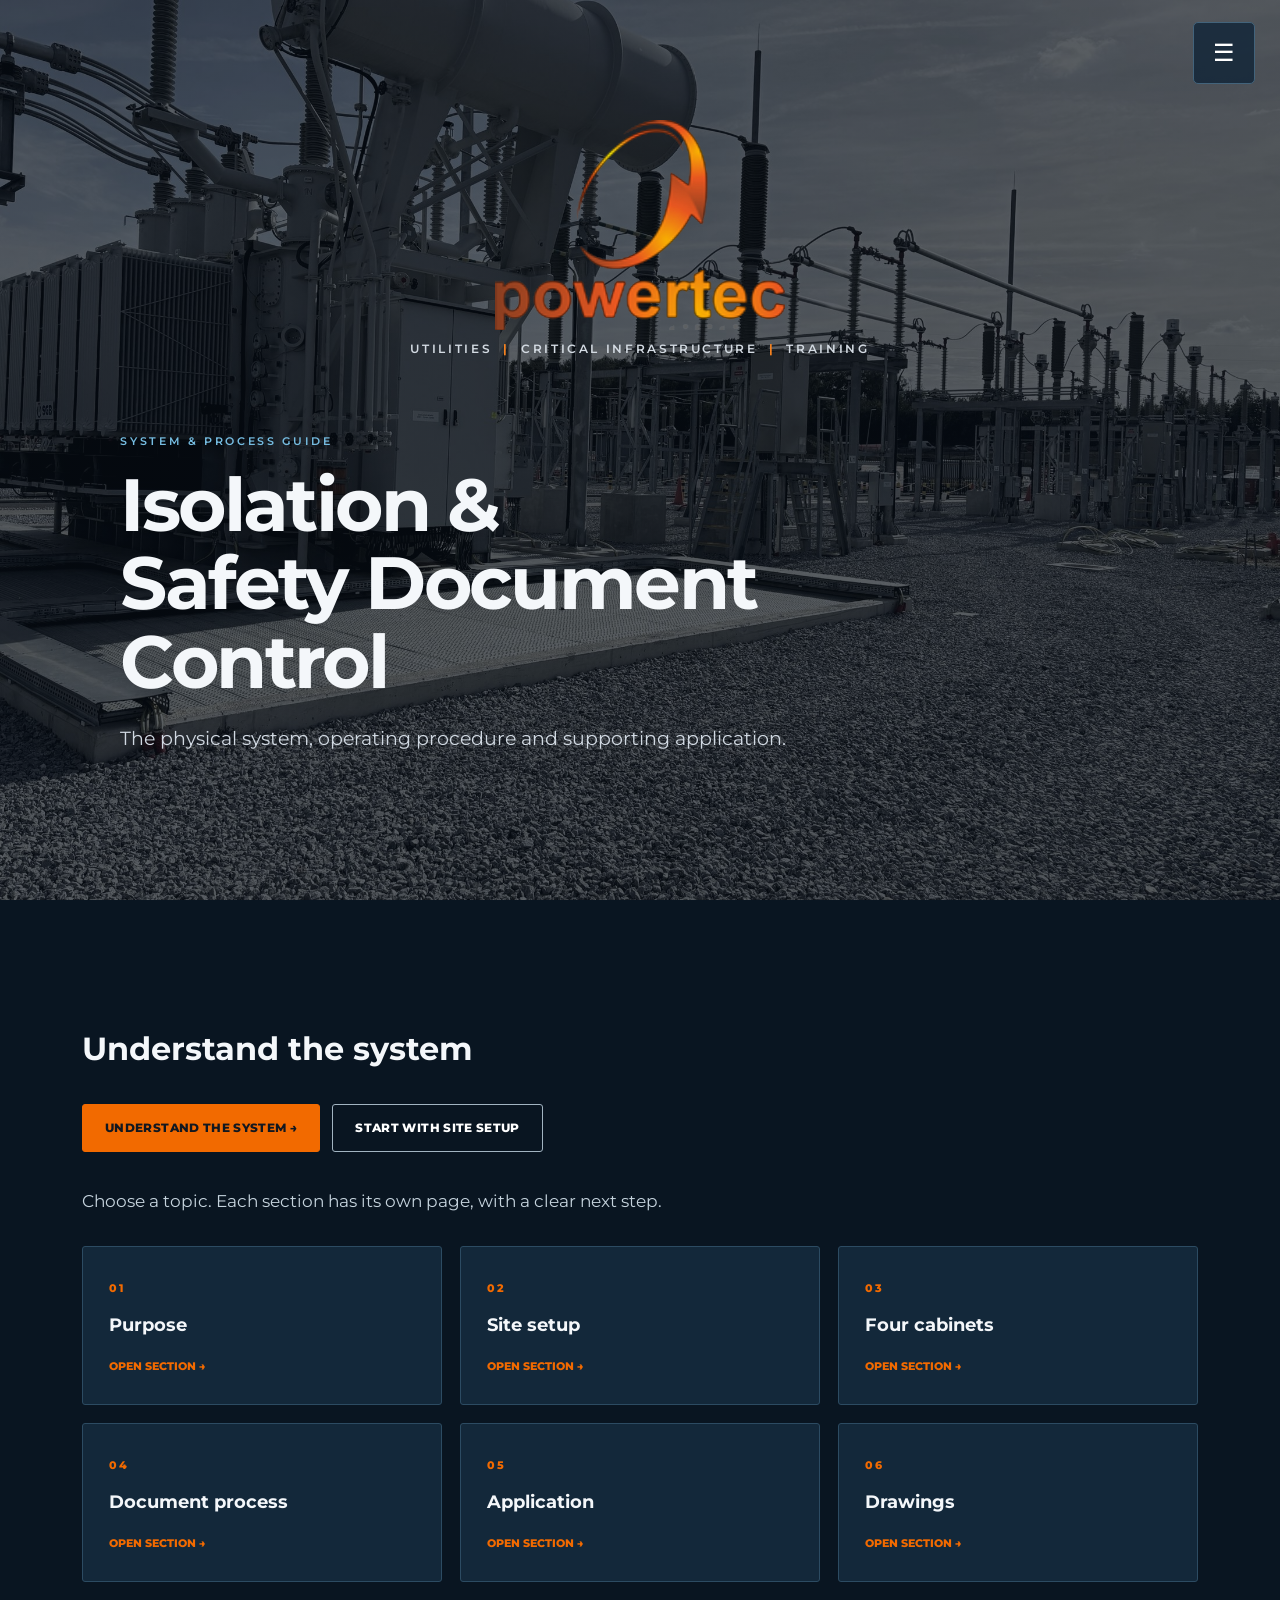
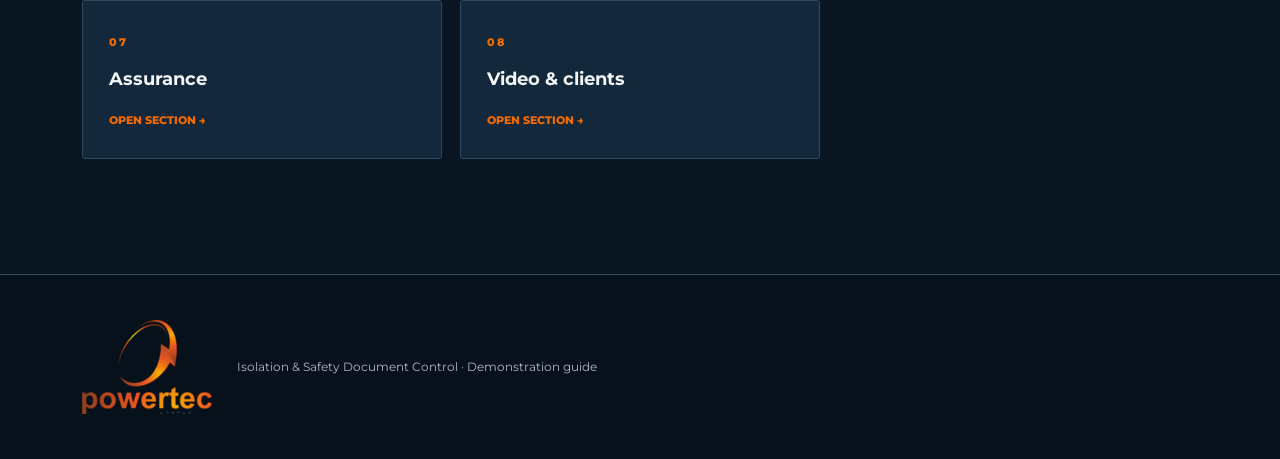
<file: index.html>
<!doctype html><html lang="en-GB"><head><meta charset="utf-8"><meta name="viewport" content="width=device-width,initial-scale=1"><title>Powertec | Isolation &amp; Safety Document Control Guide</title><link rel="icon" href="favicon.png"><link rel="preconnect" href="https://fonts.googleapis.com"><link rel="preconnect" href="https://fonts.gstatic.com" crossorigin><link href="https://fonts.googleapis.com/css2?family=Montserrat:wght@400;500;600;700;800&display=swap" rel="stylesheet"><link rel="stylesheet" href="style-v4.css?v=20261106-1"><style id="v4-critical">
body.homepage .entry{min-height:100svh;min-height:100dvh;background:#0d151f}
body.homepage .entry-bg{background:linear-gradient(90deg,rgba(7,14,23,.64),rgba(7,14,23,.66)),url('hero.jpg') center/cover}
body.homepage .entry-layout{padding-top:calc(120px + env(safe-area-inset-top,0px));padding-bottom:110px}
body.homepage .entry-brand{display:flex;align-items:center;flex-direction:column;width:100%;text-align:center}
body.homepage img.entry-logo{display:block;width:clamp(196px,32.4vw,290px)!important;max-width:100%;height:auto;animation:pt-brand-reveal 2.6s .35s ease-out both}
body.homepage .entry-services{margin-top:10px;font:600 clamp(8px,1.4vw,12px)/1.5 Montserrat,Arial,sans-serif;letter-spacing:.22em;color:#d4dbe3;animation:pt-brand-reveal 1.25s 3.05s ease-out both}
body.homepage .entry-copy{margin:75px 0 0 clamp(0px,3vw,48px);max-width:770px;animation:pt-brand-reveal 1.15s 4.3s ease-out both}
body.homepage .entry-copy .eyebrow{font:600 11px/1.5 Montserrat,Arial,sans-serif;letter-spacing:.24em;color:#76bde2;margin-bottom:16px}
body.homepage .entry h1{font:700 clamp(36px,6vw,74px)/1.06 Montserrat,Arial,sans-serif;letter-spacing:-.035em;margin:0}
body.homepage .entry-copy>p:not(.eyebrow){font:400 clamp(15px,1.8vw,19px)/1.65 Montserrat,Arial,sans-serif;color:#d1d9e2;max-width:55ch;margin-top:22px}
body.homepage .home-cards{padding-top:95px}
@keyframes pt-brand-reveal{from{opacity:0;transform:translateY(14px)}to{opacity:1;transform:translateY(0)}}
@media(max-width:650px){body.homepage .entry-layout{padding-top:calc(120px + env(safe-area-inset-top,0px));padding-bottom:100px}body.homepage img.entry-logo{width:209px!important}body.homepage .entry-services{font-size:8px;letter-spacing:.12em;white-space:nowrap}body.homepage .entry-copy{margin:75px 0 0}body.homepage .entry h1{font-size:clamp(35px,8.2vw,48px);line-height:1.06}body.homepage .entry-copy>p:not(.eyebrow){font-size:15px}}
@media(prefers-reduced-motion:reduce){body.homepage .entry-logo,body.homepage .entry-services,body.homepage .entry-copy{animation:none!important;opacity:1!important;transform:none!important}}
</style></head><body class="homepage"><button class="menu-button home-button" aria-expanded="false" aria-controls="nav">☰</button><nav class="home-nav" id="nav"><a href="index.html">HOME</a><a href="purpose.html">PURPOSE</a><a href="setup.html">SITE SETUP</a><a href="cabinet.html">FOUR CABINETS</a><a href="workflow.html">DOCUMENT PROCESS</a><a href="app.html">APP</a><a href="drawings.html">DRAWINGS</a><a href="assurance.html">ASSURANCE</a><a href="video.html">VIDEO &amp; CLIENTS</a></nav><main><section class="entry"><div class="entry-bg"></div><div class="wrap entry-layout"><div class="entry-brand"><img class="entry-logo" src="logo-stack.png" alt="Powertec"><div class="entry-services">UTILITIES <b>|</b> CRITICAL INFRASTRUCTURE <b>|</b> TRAINING</div></div><div class="entry-copy"><p class="eyebrow">SYSTEM &amp; PROCESS GUIDE</p><h1>Isolation &amp;<br>Safety Document Control</h1><p>The physical system, operating procedure and supporting application.</p></div></div></section><section class="wrap home-cards"><h2>Understand the system</h2><div class="actions"><a class="btn" href="purpose.html">UNDERSTAND THE SYSTEM →</a><a class="btn outline" href="setup.html">START WITH SITE SETUP</a></div><p class="lead">Choose a topic. Each section has its own page, with a clear next step.</p><div class="grid"><a class="panel tile" href="purpose.html"><span class="eyebrow">01</span><h3>Purpose</h3><span>OPEN SECTION →</span></a><a class="panel tile" href="setup.html"><span class="eyebrow">02</span><h3>Site setup</h3><span>OPEN SECTION →</span></a><a class="panel tile" href="cabinet.html"><span class="eyebrow">03</span><h3>Four cabinets</h3><span>OPEN SECTION →</span></a><a class="panel tile" href="workflow.html"><span class="eyebrow">04</span><h3>Document process</h3><span>OPEN SECTION →</span></a><a class="panel tile" href="app.html"><span class="eyebrow">05</span><h3>Application</h3><span>OPEN SECTION →</span></a><a class="panel tile" href="drawings.html"><span class="eyebrow">06</span><h3>Drawings</h3><span>OPEN SECTION →</span></a><a class="panel tile" href="assurance.html"><span class="eyebrow">07</span><h3>Assurance</h3><span>OPEN SECTION →</span></a><a class="panel tile" href="video.html"><span class="eyebrow">08</span><h3>Video & clients</h3><span>OPEN SECTION →</span></a></div></section></main><footer><div class="wrap foot"><img src="logo-stack.png" alt="Powertec"><p>Isolation &amp; Safety Document Control · Demonstration guide</p></div></footer><script src="site.js"></script></body></html>
</file>
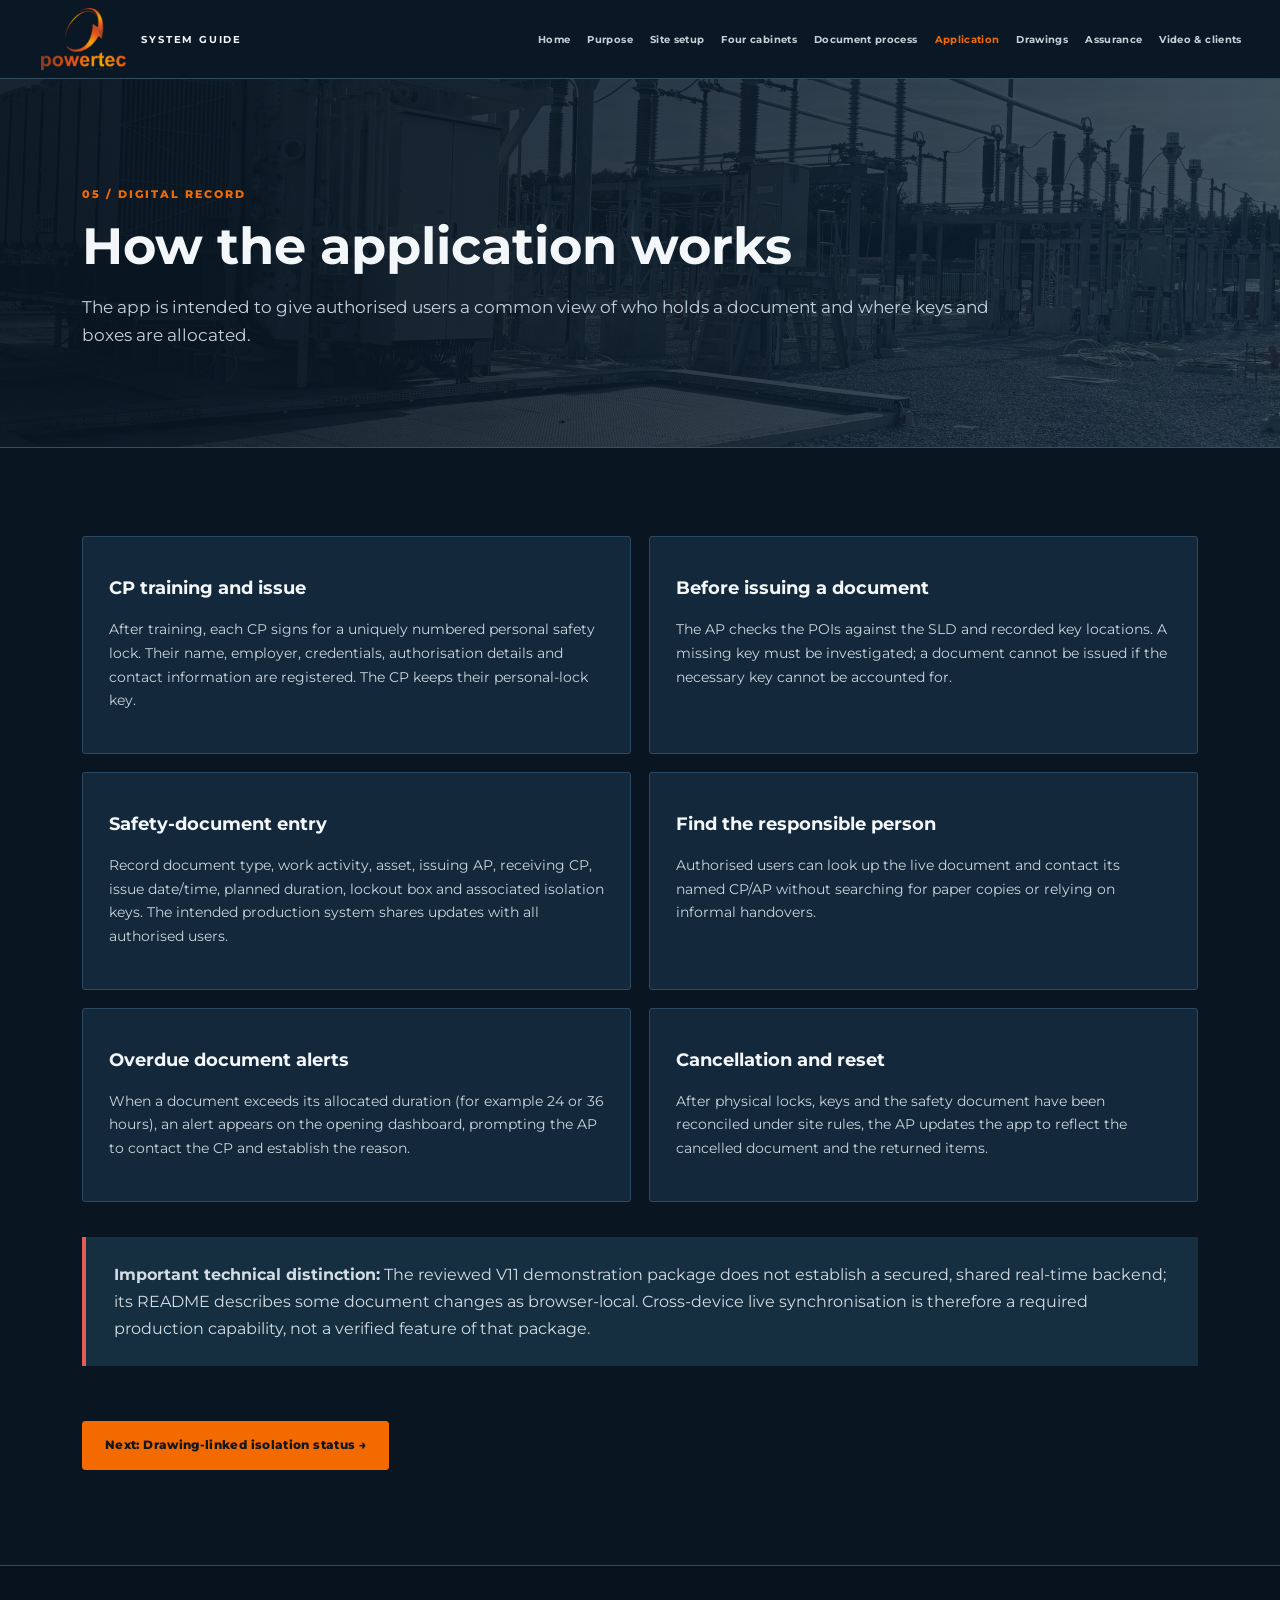
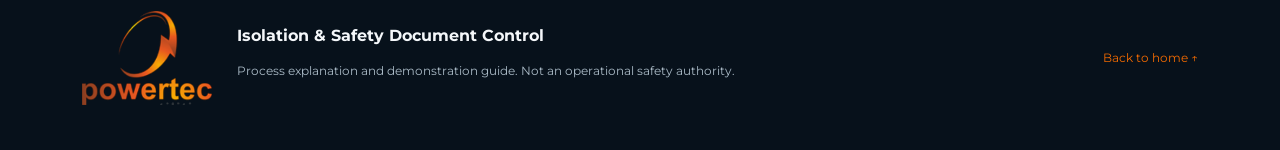
<file: app.html>
<!doctype html><html lang="en-GB"><head><meta charset="utf-8"><meta name="viewport" content="width=device-width,initial-scale=1"><title>How the application works | Powertec System Guide</title><meta name="description" content="Powertec Isolation and Safety Document Control operating guide"><link rel="icon" href="favicon.png"><link rel="preconnect" href="https://fonts.googleapis.com"><link rel="preconnect" href="https://fonts.gstatic.com" crossorigin><link href="https://fonts.googleapis.com/css2?family=Montserrat:wght@400;500;600;700;800&display=swap" rel="stylesheet"><link rel="stylesheet" href="style.css"></head><body><a class="skip" href="#content">Skip to content</a><header class="top"><a href="index.html" class="top-brand"><img src="powertec-entry-logo.png" alt="Powertec"><span>SYSTEM GUIDE</span></a><button class="menu-button" aria-expanded="false" aria-controls="nav">☰ Menu</button><nav id="nav"><a class="" href="index.html">Home</a><a class="" href="purpose.html">Purpose</a><a class="" href="setup.html">Site setup</a><a class="" href="cabinet.html">Four cabinets</a><a class="" href="workflow.html">Document process</a><a class="current" href="app.html">Application</a><a class="" href="drawings.html">Drawings</a><a class="" href="assurance.html">Assurance</a><a class="" href="video.html">Video & clients</a></nav></header><main id="content"><section class="subhero"><div class="wrap"><p class="eyebrow">05 / DIGITAL RECORD</p><h1>How the application works</h1><p class="lead">The app is intended to give authorised users a common view of who holds a document and where keys and boxes are allocated.</p></div></section><section class="wrap content"><div class="grid two"><article class="panel"><span class="eyebrow"></span><h3>CP training and issue</h3><p>After training, each CP signs for a uniquely numbered personal safety lock. Their name, employer, credentials, authorisation details and contact information are registered. The CP keeps their personal-lock key.</p></article><article class="panel"><span class="eyebrow"></span><h3>Before issuing a document</h3><p>The AP checks the POIs against the SLD and recorded key locations. A missing key must be investigated; a document cannot be issued if the necessary key cannot be accounted for.</p></article><article class="panel"><span class="eyebrow"></span><h3>Safety-document entry</h3><p>Record document type, work activity, asset, issuing AP, receiving CP, issue date/time, planned duration, lockout box and associated isolation keys. The intended production system shares updates with all authorised users.</p></article><article class="panel"><span class="eyebrow"></span><h3>Find the responsible person</h3><p>Authorised users can look up the live document and contact its named CP/AP without searching for paper copies or relying on informal handovers.</p></article><article class="panel"><span class="eyebrow"></span><h3>Overdue document alerts</h3><p>When a document exceeds its allocated duration (for example 24 or 36 hours), an alert appears on the opening dashboard, prompting the AP to contact the CP and establish the reason.</p></article><article class="panel"><span class="eyebrow"></span><h3>Cancellation and reset</h3><p>After physical locks, keys and the safety document have been reconciled under site rules, the AP updates the app to reflect the cancelled document and the returned items.</p></article></div><div class="warning"><strong>Important technical distinction:</strong> The reviewed V11 demonstration package does not establish a secured, shared real-time backend; its README describes some document changes as browser-local. Cross-device live synchronisation is therefore a required production capability, not a verified feature of that package.</div><a class="next" href="drawings.html">Next: Drawing-linked isolation status →</a></section></main><footer><div class="wrap foot"><img src="powertec-entry-logo.png" alt="Powertec"><div><strong>Isolation &amp; Safety Document Control</strong><p>Process explanation and demonstration guide. Not an operational safety authority.</p></div><a href="index.html">Back to home ↑</a></div></footer><script src="site.js"></script></body></html>
</file>
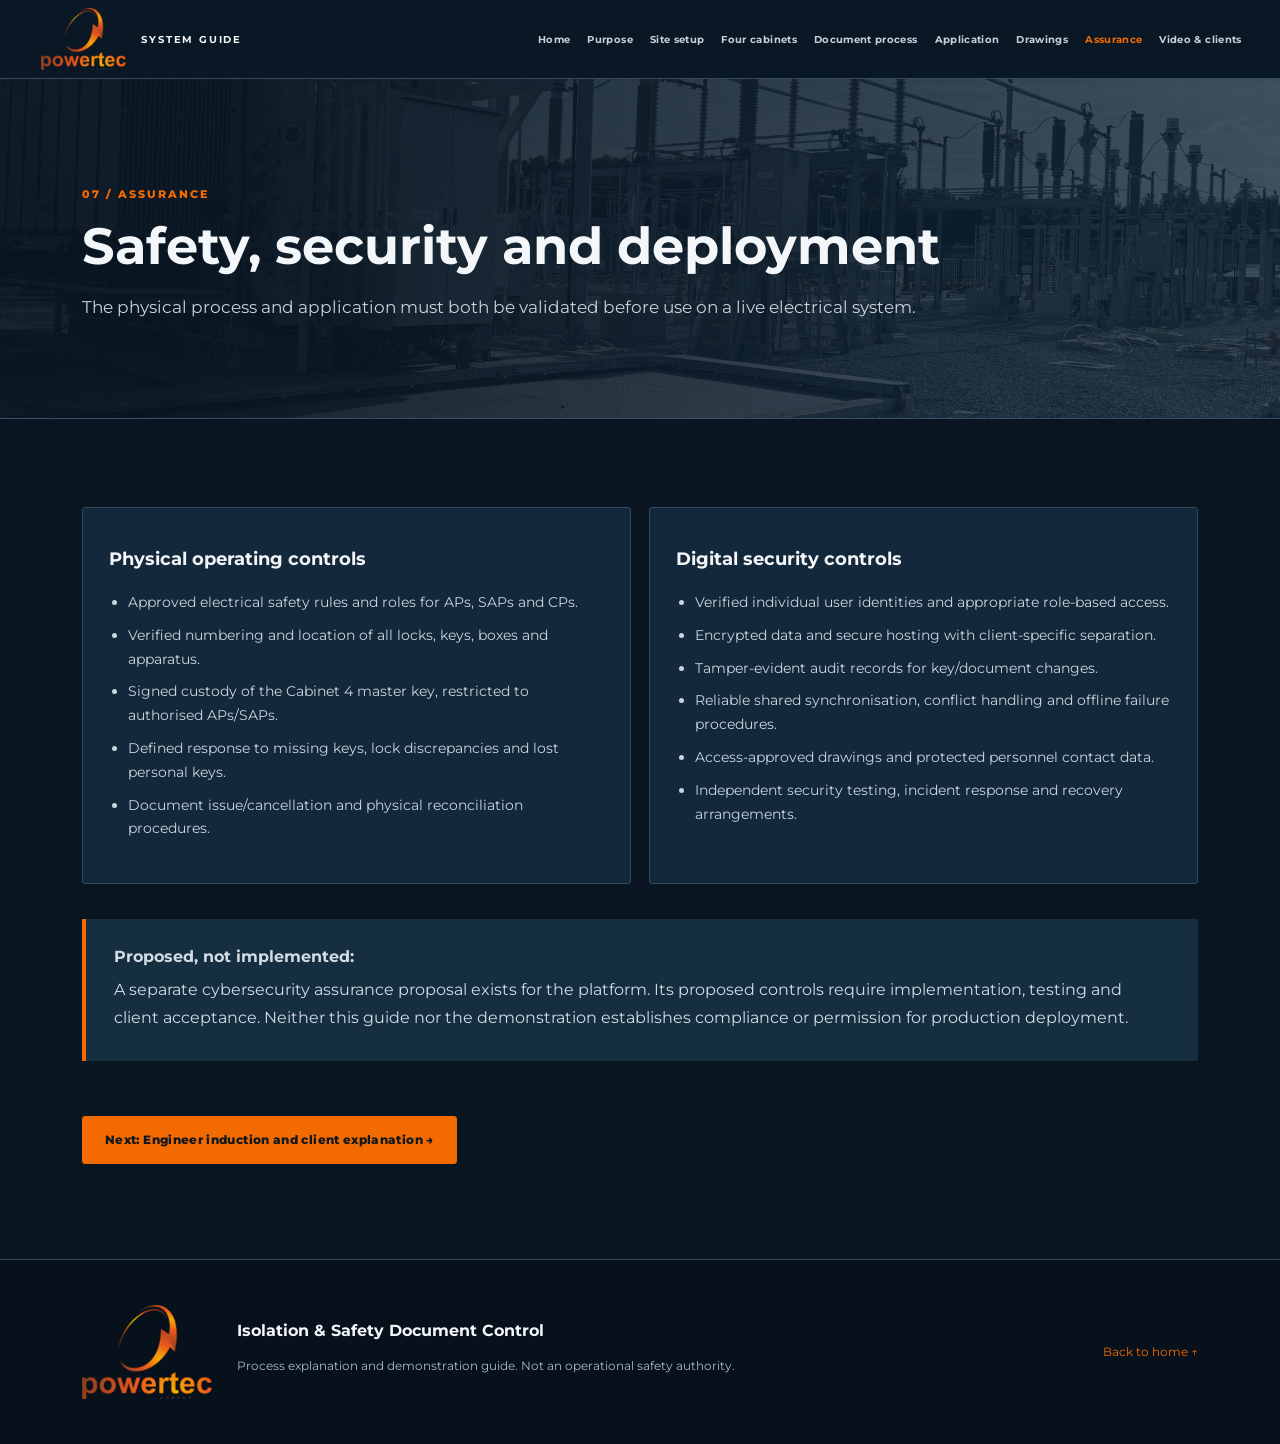
<file: assurance.html>
<!doctype html><html lang="en-GB"><head><meta charset="utf-8"><meta name="viewport" content="width=device-width,initial-scale=1"><title>Safety, security and deployment | Powertec System Guide</title><meta name="description" content="Powertec Isolation and Safety Document Control operating guide"><link rel="icon" href="favicon.png"><link rel="preconnect" href="https://fonts.googleapis.com"><link rel="preconnect" href="https://fonts.gstatic.com" crossorigin><link href="https://fonts.googleapis.com/css2?family=Montserrat:wght@400;500;600;700;800&display=swap" rel="stylesheet"><link rel="stylesheet" href="style.css"></head><body><a class="skip" href="#content">Skip to content</a><header class="top"><a href="index.html" class="top-brand"><img src="powertec-entry-logo.png" alt="Powertec"><span>SYSTEM GUIDE</span></a><button class="menu-button" aria-expanded="false" aria-controls="nav">☰ Menu</button><nav id="nav"><a class="" href="index.html">Home</a><a class="" href="purpose.html">Purpose</a><a class="" href="setup.html">Site setup</a><a class="" href="cabinet.html">Four cabinets</a><a class="" href="workflow.html">Document process</a><a class="" href="app.html">Application</a><a class="" href="drawings.html">Drawings</a><a class="current" href="assurance.html">Assurance</a><a class="" href="video.html">Video & clients</a></nav></header><main id="content"><section class="subhero"><div class="wrap"><p class="eyebrow">07 / ASSURANCE</p><h1>Safety, security and deployment</h1><p class="lead">The physical process and application must both be validated before use on a live electrical system.</p></div></section><section class="wrap content"><div class="grid two"><article class="panel"><span class="eyebrow"></span><h3>Physical operating controls</h3><ul><li>Approved electrical safety rules and roles for APs, SAPs and CPs.</li><li>Verified numbering and location of all locks, keys, boxes and apparatus.</li><li>Signed custody of the Cabinet 4 master key, restricted to authorised APs/SAPs.</li><li>Defined response to missing keys, lock discrepancies and lost personal keys.</li><li>Document issue/cancellation and physical reconciliation procedures.</li></ul></article><article class="panel"><span class="eyebrow"></span><h3>Digital security controls</h3><ul><li>Verified individual user identities and appropriate role-based access.</li><li>Encrypted data and secure hosting with client-specific separation.</li><li>Tamper-evident audit records for key/document changes.</li><li>Reliable shared synchronisation, conflict handling and offline failure procedures.</li><li>Access-approved drawings and protected personnel contact data.</li><li>Independent security testing, incident response and recovery arrangements.</li></ul></article></div><div class="note"><strong>Proposed, not implemented:</strong><p>A separate cybersecurity assurance proposal exists for the platform. Its proposed controls require implementation, testing and client acceptance. Neither this guide nor the demonstration establishes compliance or permission for production deployment.</p></div><a class="next" href="video.html">Next: Engineer induction and client explanation →</a></section></main><footer><div class="wrap foot"><img src="powertec-entry-logo.png" alt="Powertec"><div><strong>Isolation &amp; Safety Document Control</strong><p>Process explanation and demonstration guide. Not an operational safety authority.</p></div><a href="index.html">Back to home ↑</a></div></footer><script src="site.js"></script></body></html>
</file>
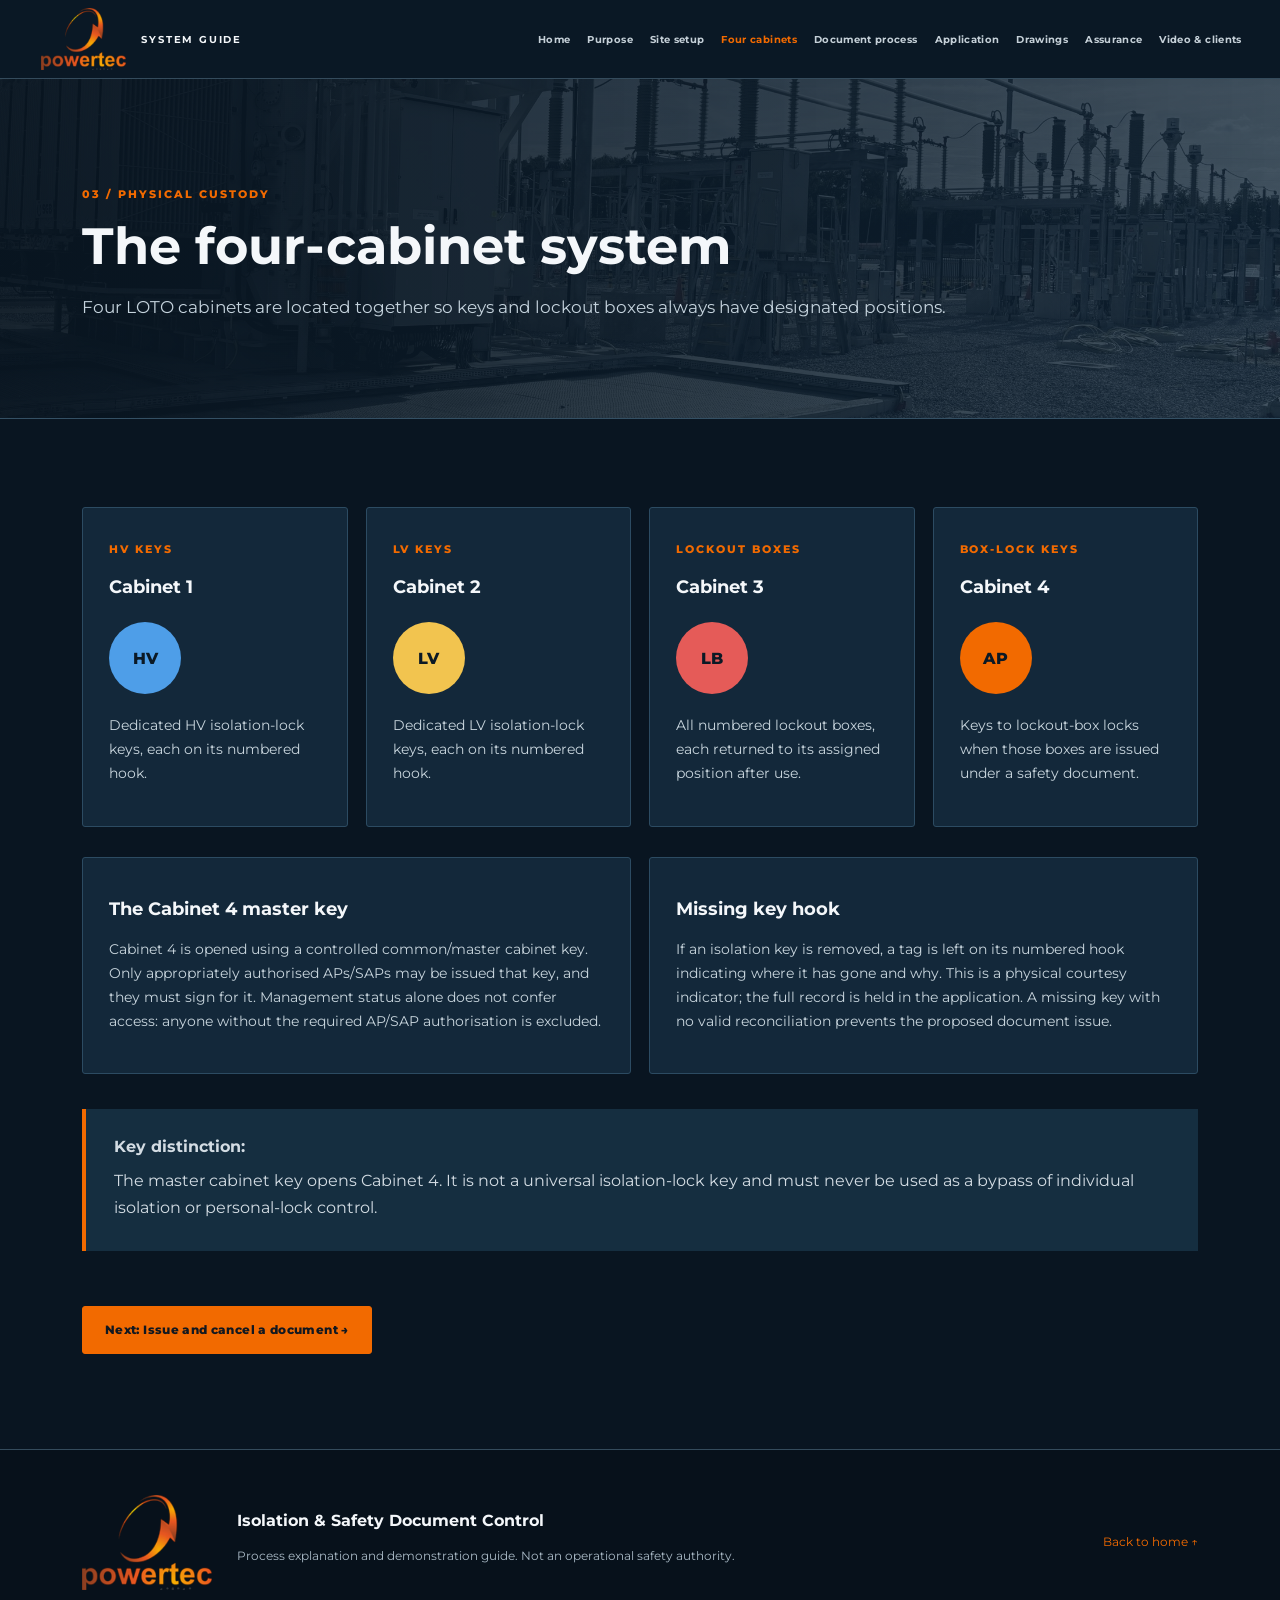
<file: cabinet.html>
<!doctype html><html lang="en-GB"><head><meta charset="utf-8"><meta name="viewport" content="width=device-width,initial-scale=1"><title>The four-cabinet system | Powertec System Guide</title><meta name="description" content="Powertec Isolation and Safety Document Control operating guide"><link rel="icon" href="favicon.png"><link rel="preconnect" href="https://fonts.googleapis.com"><link rel="preconnect" href="https://fonts.gstatic.com" crossorigin><link href="https://fonts.googleapis.com/css2?family=Montserrat:wght@400;500;600;700;800&display=swap" rel="stylesheet"><link rel="stylesheet" href="style.css"></head><body><a class="skip" href="#content">Skip to content</a><header class="top"><a href="index.html" class="top-brand"><img src="powertec-entry-logo.png" alt="Powertec"><span>SYSTEM GUIDE</span></a><button class="menu-button" aria-expanded="false" aria-controls="nav">☰ Menu</button><nav id="nav"><a class="" href="index.html">Home</a><a class="" href="purpose.html">Purpose</a><a class="" href="setup.html">Site setup</a><a class="current" href="cabinet.html">Four cabinets</a><a class="" href="workflow.html">Document process</a><a class="" href="app.html">Application</a><a class="" href="drawings.html">Drawings</a><a class="" href="assurance.html">Assurance</a><a class="" href="video.html">Video & clients</a></nav></header><main id="content"><section class="subhero"><div class="wrap"><p class="eyebrow">03 / PHYSICAL CUSTODY</p><h1>The four-cabinet system</h1><p class="lead">Four LOTO cabinets are located together so keys and lockout boxes always have designated positions.</p></div></section><section class="wrap content"><div class="grid four"><article class="panel"><span class="eyebrow">HV KEYS</span><h3>Cabinet 1</h3><div class="badge hv">HV</div><p>Dedicated HV isolation-lock keys, each on its numbered hook.</p></article><article class="panel"><span class="eyebrow">LV KEYS</span><h3>Cabinet 2</h3><div class="badge lv">LV</div><p>Dedicated LV isolation-lock keys, each on its numbered hook.</p></article><article class="panel"><span class="eyebrow">LOCKOUT BOXES</span><h3>Cabinet 3</h3><div class="badge lb">LB</div><p>All numbered lockout boxes, each returned to its assigned position after use.</p></article><article class="panel"><span class="eyebrow">BOX-LOCK KEYS</span><h3>Cabinet 4</h3><div class="badge restricted">AP</div><p>Keys to lockout-box locks when those boxes are issued under a safety document.</p></article></div><div class="grid two"><article class="panel"><span class="eyebrow"></span><h3>The Cabinet 4 master key</h3><p>Cabinet 4 is opened using a controlled common/master cabinet key. Only appropriately authorised APs/SAPs may be issued that key, and they must sign for it. Management status alone does not confer access: anyone without the required AP/SAP authorisation is excluded.</p></article><article class="panel"><span class="eyebrow"></span><h3>Missing key hook</h3><p>If an isolation key is removed, a tag is left on its numbered hook indicating where it has gone and why. This is a physical courtesy indicator; the full record is held in the application. A missing key with no valid reconciliation prevents the proposed document issue.</p></article></div><div class="note"><strong>Key distinction:</strong><p>The master cabinet key opens Cabinet 4. It is not a universal isolation-lock key and must never be used as a bypass of individual isolation or personal-lock control.</p></div><a class="next" href="workflow.html">Next: Issue and cancel a document →</a></section></main><footer><div class="wrap foot"><img src="powertec-entry-logo.png" alt="Powertec"><div><strong>Isolation &amp; Safety Document Control</strong><p>Process explanation and demonstration guide. Not an operational safety authority.</p></div><a href="index.html">Back to home ↑</a></div></footer><script src="site.js"></script></body></html>
</file>
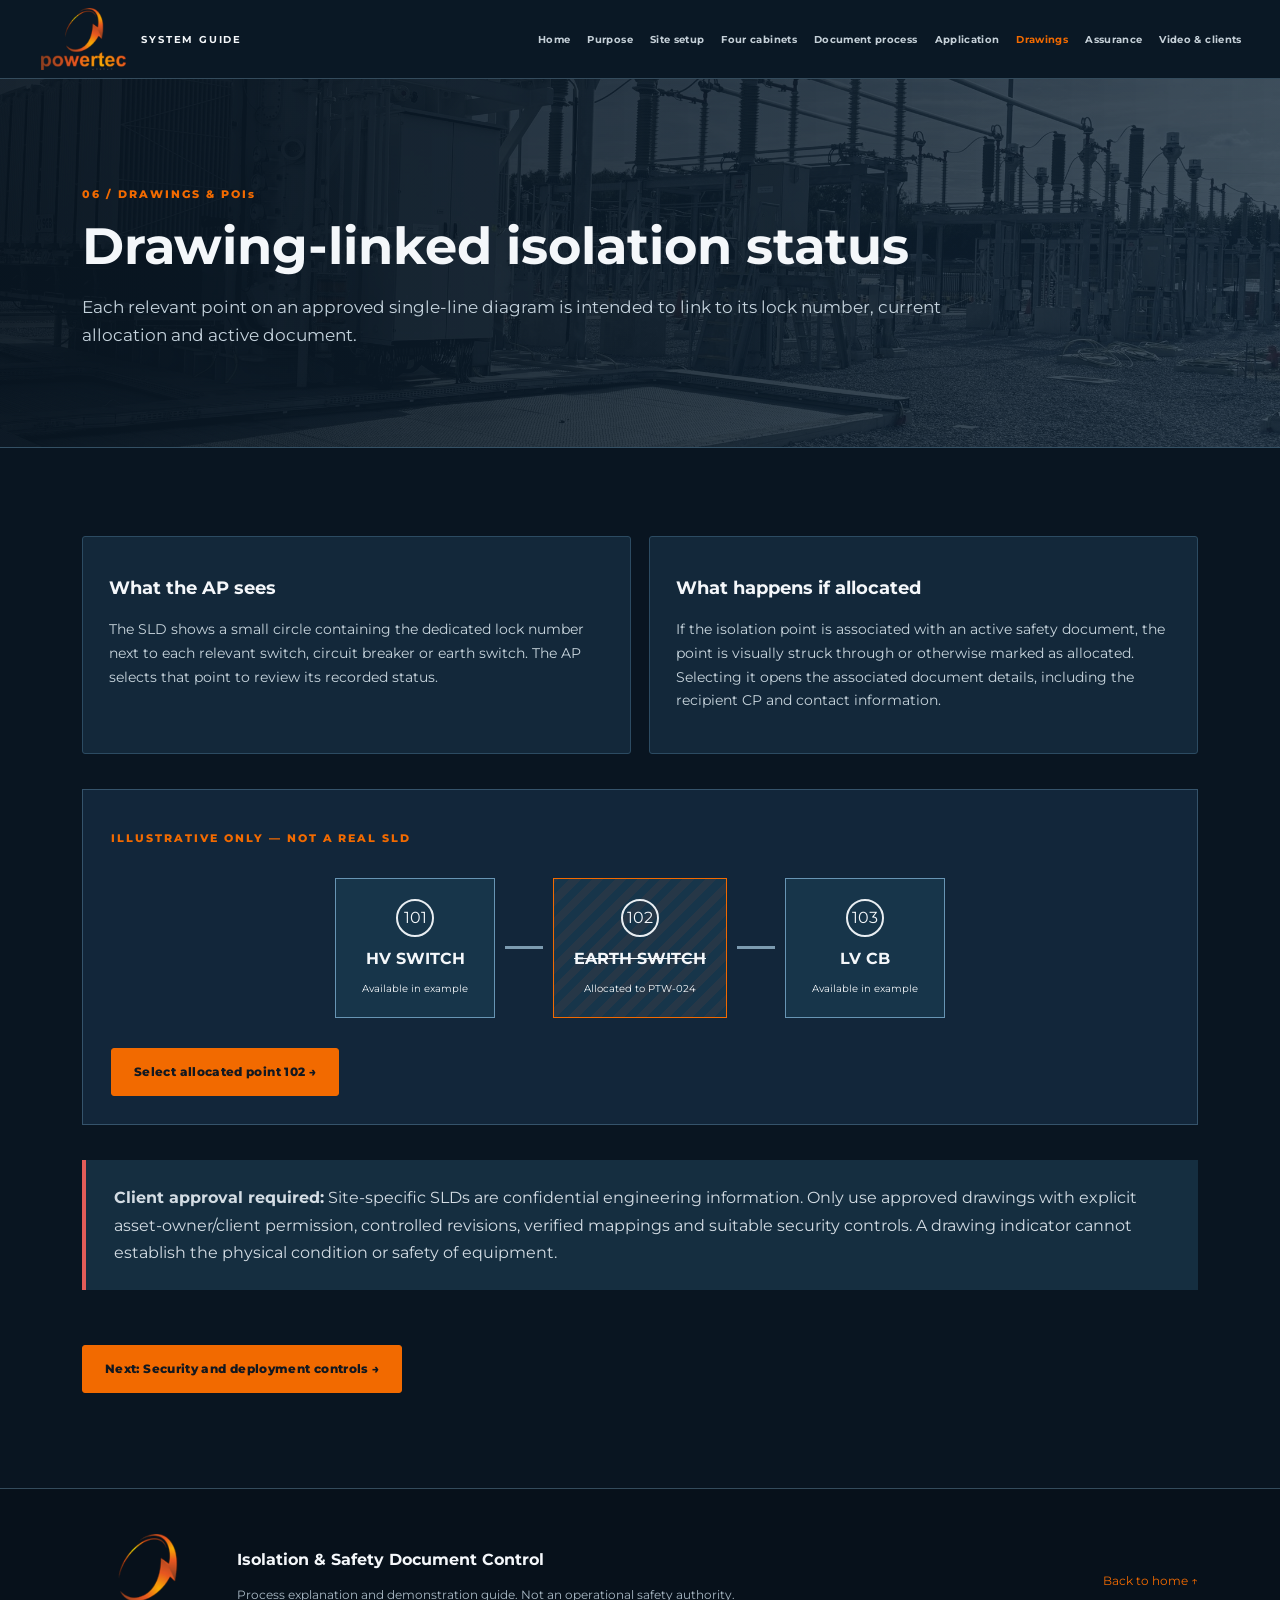
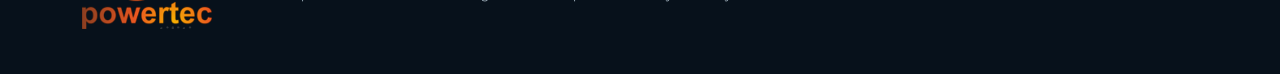
<file: drawings.html>
<!doctype html><html lang="en-GB"><head><meta charset="utf-8"><meta name="viewport" content="width=device-width,initial-scale=1"><title>Drawing-linked isolation status | Powertec System Guide</title><meta name="description" content="Powertec Isolation and Safety Document Control operating guide"><link rel="icon" href="favicon.png"><link rel="preconnect" href="https://fonts.googleapis.com"><link rel="preconnect" href="https://fonts.gstatic.com" crossorigin><link href="https://fonts.googleapis.com/css2?family=Montserrat:wght@400;500;600;700;800&display=swap" rel="stylesheet"><link rel="stylesheet" href="style.css"></head><body><a class="skip" href="#content">Skip to content</a><header class="top"><a href="index.html" class="top-brand"><img src="powertec-entry-logo.png" alt="Powertec"><span>SYSTEM GUIDE</span></a><button class="menu-button" aria-expanded="false" aria-controls="nav">☰ Menu</button><nav id="nav"><a class="" href="index.html">Home</a><a class="" href="purpose.html">Purpose</a><a class="" href="setup.html">Site setup</a><a class="" href="cabinet.html">Four cabinets</a><a class="" href="workflow.html">Document process</a><a class="" href="app.html">Application</a><a class="current" href="drawings.html">Drawings</a><a class="" href="assurance.html">Assurance</a><a class="" href="video.html">Video & clients</a></nav></header><main id="content"><section class="subhero"><div class="wrap"><p class="eyebrow">06 / DRAWINGS &amp; POIs</p><h1>Drawing-linked isolation status</h1><p class="lead">Each relevant point on an approved single-line diagram is intended to link to its lock number, current allocation and active document.</p></div></section><section class="wrap content"><div class="grid two"><article class="panel"><span class="eyebrow"></span><h3>What the AP sees</h3><p>The SLD shows a small circle containing the dedicated lock number next to each relevant switch, circuit breaker or earth switch. The AP selects that point to review its recorded status.</p></article><article class="panel"><span class="eyebrow"></span><h3>What happens if allocated</h3><p>If the isolation point is associated with an active safety document, the point is visually struck through or otherwise marked as allocated. Selecting it opens the associated document details, including the recipient CP and contact information.</p></article></div><div class="schematic"><p class="eyebrow">ILLUSTRATIVE ONLY — NOT A REAL SLD</p><div class="sld-row"><div class="asset"><span class="asset-no">101</span><strong>HV SWITCH</strong><small>Available in example</small></div><div class="line"></div><div class="asset occupied"><span class="asset-no">102</span><strong>EARTH SWITCH</strong><small>Allocated to PTW-024</small></div><div class="line"></div><div class="asset"><span class="asset-no">103</span><strong>LV CB</strong><small>Available in example</small></div></div><button class="btn" id="showExample" type="button">Select allocated point 102 →</button><div id="exampleRecord" hidden class="record"><strong>Illustrative linked document</strong><p>Point 102 · PTW-024 · CP: Example recipient · Status: Allocated (sample only)</p><p>This is a demonstration of the proposed click-through behaviour, not a live asset record.</p></div></div><div class="warning"><strong>Client approval required:</strong> Site-specific SLDs are confidential engineering information. Only use approved drawings with explicit asset-owner/client permission, controlled revisions, verified mappings and suitable security controls. A drawing indicator cannot establish the physical condition or safety of equipment.</div><a class="next" href="assurance.html">Next: Security and deployment controls →</a></section></main><footer><div class="wrap foot"><img src="powertec-entry-logo.png" alt="Powertec"><div><strong>Isolation &amp; Safety Document Control</strong><p>Process explanation and demonstration guide. Not an operational safety authority.</p></div><a href="index.html">Back to home ↑</a></div></footer><script src="site.js"></script></body></html>
</file>
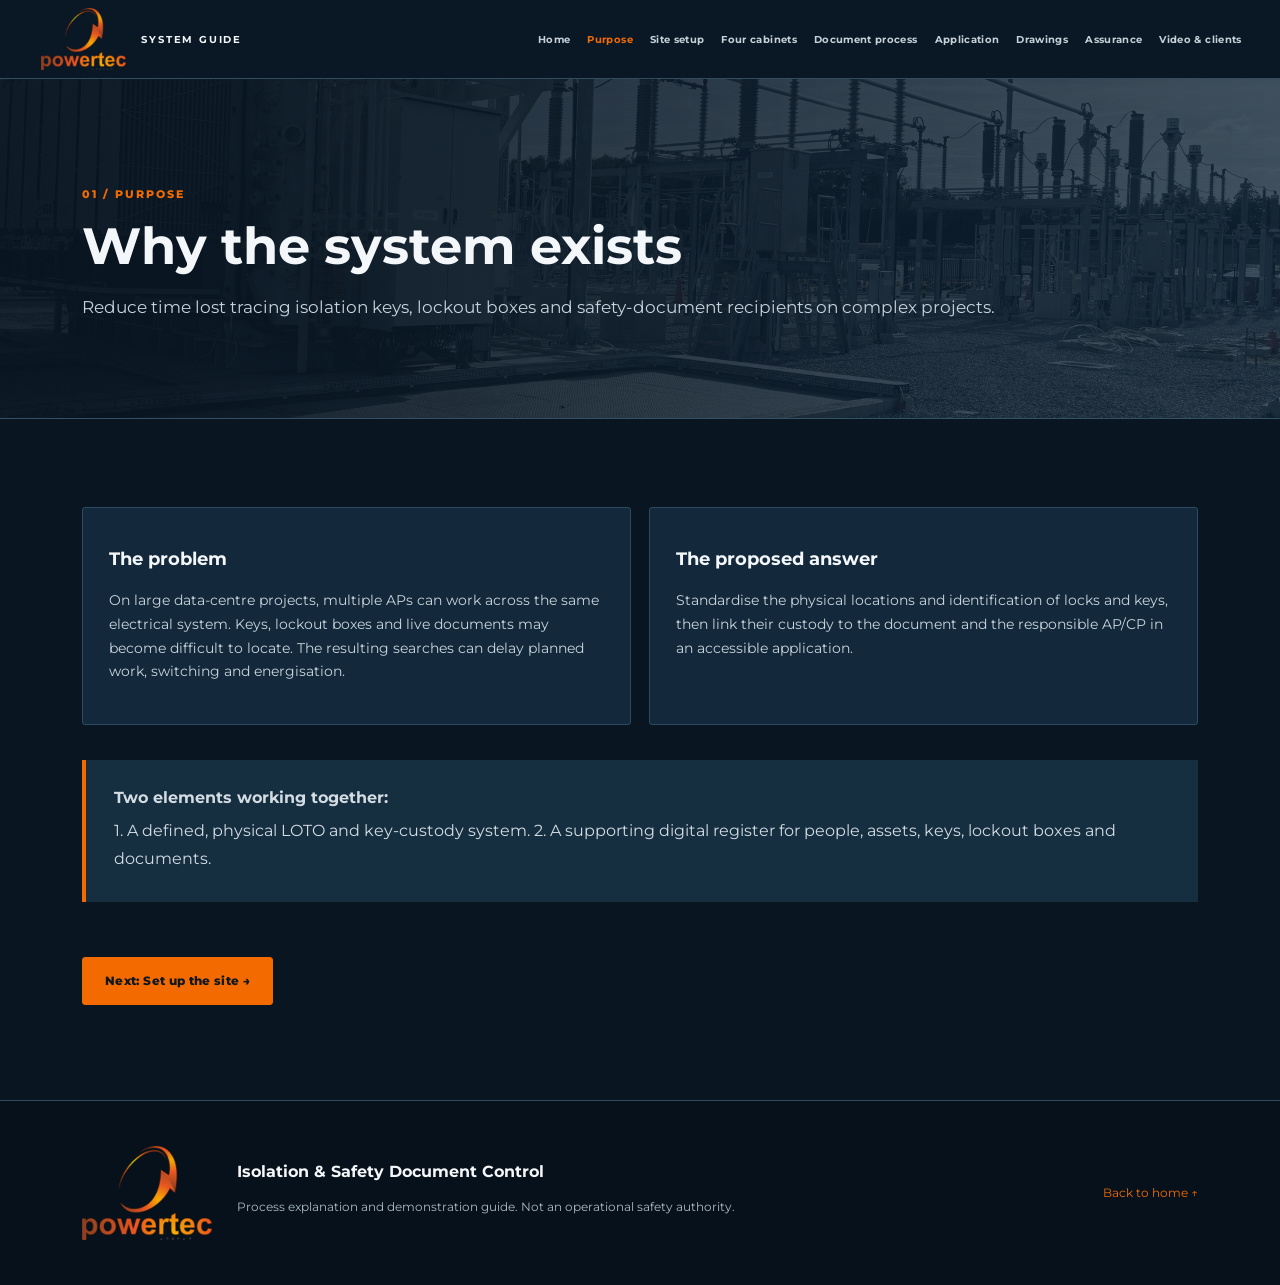
<file: purpose.html>
<!doctype html><html lang="en-GB"><head><meta charset="utf-8"><meta name="viewport" content="width=device-width,initial-scale=1"><title>Why the system exists | Powertec System Guide</title><meta name="description" content="Powertec Isolation and Safety Document Control operating guide"><link rel="icon" href="favicon.png"><link rel="preconnect" href="https://fonts.googleapis.com"><link rel="preconnect" href="https://fonts.gstatic.com" crossorigin><link href="https://fonts.googleapis.com/css2?family=Montserrat:wght@400;500;600;700;800&display=swap" rel="stylesheet"><link rel="stylesheet" href="style.css"></head><body><a class="skip" href="#content">Skip to content</a><header class="top"><a href="index.html" class="top-brand"><img src="powertec-entry-logo.png" alt="Powertec"><span>SYSTEM GUIDE</span></a><button class="menu-button" aria-expanded="false" aria-controls="nav">☰ Menu</button><nav id="nav"><a class="" href="index.html">Home</a><a class="current" href="purpose.html">Purpose</a><a class="" href="setup.html">Site setup</a><a class="" href="cabinet.html">Four cabinets</a><a class="" href="workflow.html">Document process</a><a class="" href="app.html">Application</a><a class="" href="drawings.html">Drawings</a><a class="" href="assurance.html">Assurance</a><a class="" href="video.html">Video & clients</a></nav></header><main id="content"><section class="subhero"><div class="wrap"><p class="eyebrow">01 / PURPOSE</p><h1>Why the system exists</h1><p class="lead">Reduce time lost tracing isolation keys, lockout boxes and safety-document recipients on complex projects.</p></div></section><section class="wrap content"><div class="grid two"><article class="panel"><span class="eyebrow"></span><h3>The problem</h3><p>On large data-centre projects, multiple APs can work across the same electrical system. Keys, lockout boxes and live documents may become difficult to locate. The resulting searches can delay planned work, switching and energisation.</p></article><article class="panel"><span class="eyebrow"></span><h3>The proposed answer</h3><p>Standardise the physical locations and identification of locks and keys, then link their custody to the document and the responsible AP/CP in an accessible application.</p></article></div><div class="note"><strong>Two elements working together:</strong> <p>1. A defined, physical LOTO and key-custody system. 2. A supporting digital register for people, assets, keys, lockout boxes and documents.</p></div><a class="next" href="setup.html">Next: Set up the site →</a></section></main><footer><div class="wrap foot"><img src="powertec-entry-logo.png" alt="Powertec"><div><strong>Isolation &amp; Safety Document Control</strong><p>Process explanation and demonstration guide. Not an operational safety authority.</p></div><a href="index.html">Back to home ↑</a></div></footer><script src="site.js"></script></body></html>
</file>
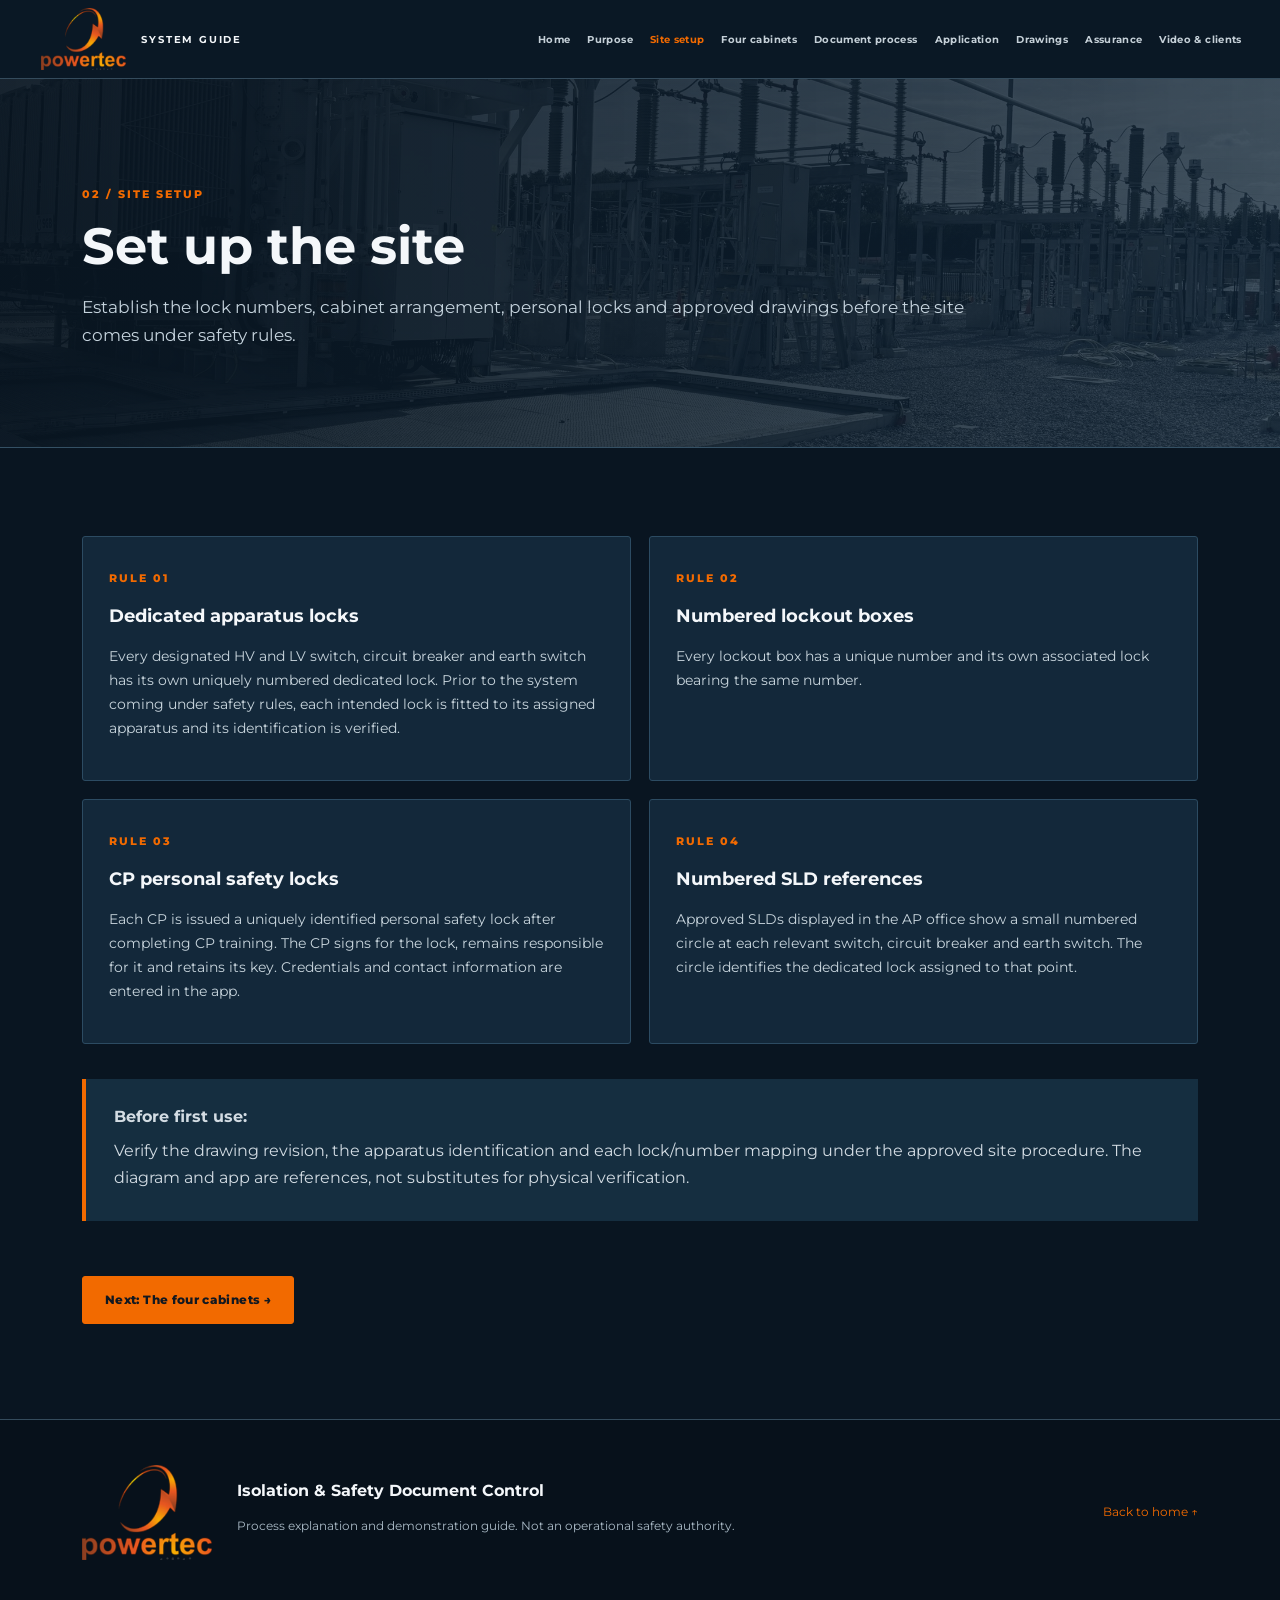
<file: setup.html>
<!doctype html><html lang="en-GB"><head><meta charset="utf-8"><meta name="viewport" content="width=device-width,initial-scale=1"><title>Set up the site | Powertec System Guide</title><meta name="description" content="Powertec Isolation and Safety Document Control operating guide"><link rel="icon" href="favicon.png"><link rel="preconnect" href="https://fonts.googleapis.com"><link rel="preconnect" href="https://fonts.gstatic.com" crossorigin><link href="https://fonts.googleapis.com/css2?family=Montserrat:wght@400;500;600;700;800&display=swap" rel="stylesheet"><link rel="stylesheet" href="style.css"></head><body><a class="skip" href="#content">Skip to content</a><header class="top"><a href="index.html" class="top-brand"><img src="powertec-entry-logo.png" alt="Powertec"><span>SYSTEM GUIDE</span></a><button class="menu-button" aria-expanded="false" aria-controls="nav">☰ Menu</button><nav id="nav"><a class="" href="index.html">Home</a><a class="" href="purpose.html">Purpose</a><a class="current" href="setup.html">Site setup</a><a class="" href="cabinet.html">Four cabinets</a><a class="" href="workflow.html">Document process</a><a class="" href="app.html">Application</a><a class="" href="drawings.html">Drawings</a><a class="" href="assurance.html">Assurance</a><a class="" href="video.html">Video & clients</a></nav></header><main id="content"><section class="subhero"><div class="wrap"><p class="eyebrow">02 / SITE SETUP</p><h1>Set up the site</h1><p class="lead">Establish the lock numbers, cabinet arrangement, personal locks and approved drawings before the site comes under safety rules.</p></div></section><section class="wrap content"><div class="grid two"><article class="panel"><span class="eyebrow">RULE 01</span><h3>Dedicated apparatus locks</h3><p>Every designated HV and LV switch, circuit breaker and earth switch has its own uniquely numbered dedicated lock. Prior to the system coming under safety rules, each intended lock is fitted to its assigned apparatus and its identification is verified.</p></article><article class="panel"><span class="eyebrow">RULE 02</span><h3>Numbered lockout boxes</h3><p>Every lockout box has a unique number and its own associated lock bearing the same number.</p></article><article class="panel"><span class="eyebrow">RULE 03</span><h3>CP personal safety locks</h3><p>Each CP is issued a uniquely identified personal safety lock after completing CP training. The CP signs for the lock, remains responsible for it and retains its key. Credentials and contact information are entered in the app.</p></article><article class="panel"><span class="eyebrow">RULE 04</span><h3>Numbered SLD references</h3><p>Approved SLDs displayed in the AP office show a small numbered circle at each relevant switch, circuit breaker and earth switch. The circle identifies the dedicated lock assigned to that point.</p></article></div><div class="note"><strong>Before first use:</strong><p>Verify the drawing revision, the apparatus identification and each lock/number mapping under the approved site procedure. The diagram and app are references, not substitutes for physical verification.</p></div><a class="next" href="cabinet.html">Next: The four cabinets →</a></section></main><footer><div class="wrap foot"><img src="powertec-entry-logo.png" alt="Powertec"><div><strong>Isolation &amp; Safety Document Control</strong><p>Process explanation and demonstration guide. Not an operational safety authority.</p></div><a href="index.html">Back to home ↑</a></div></footer><script src="site.js"></script></body></html>
</file>
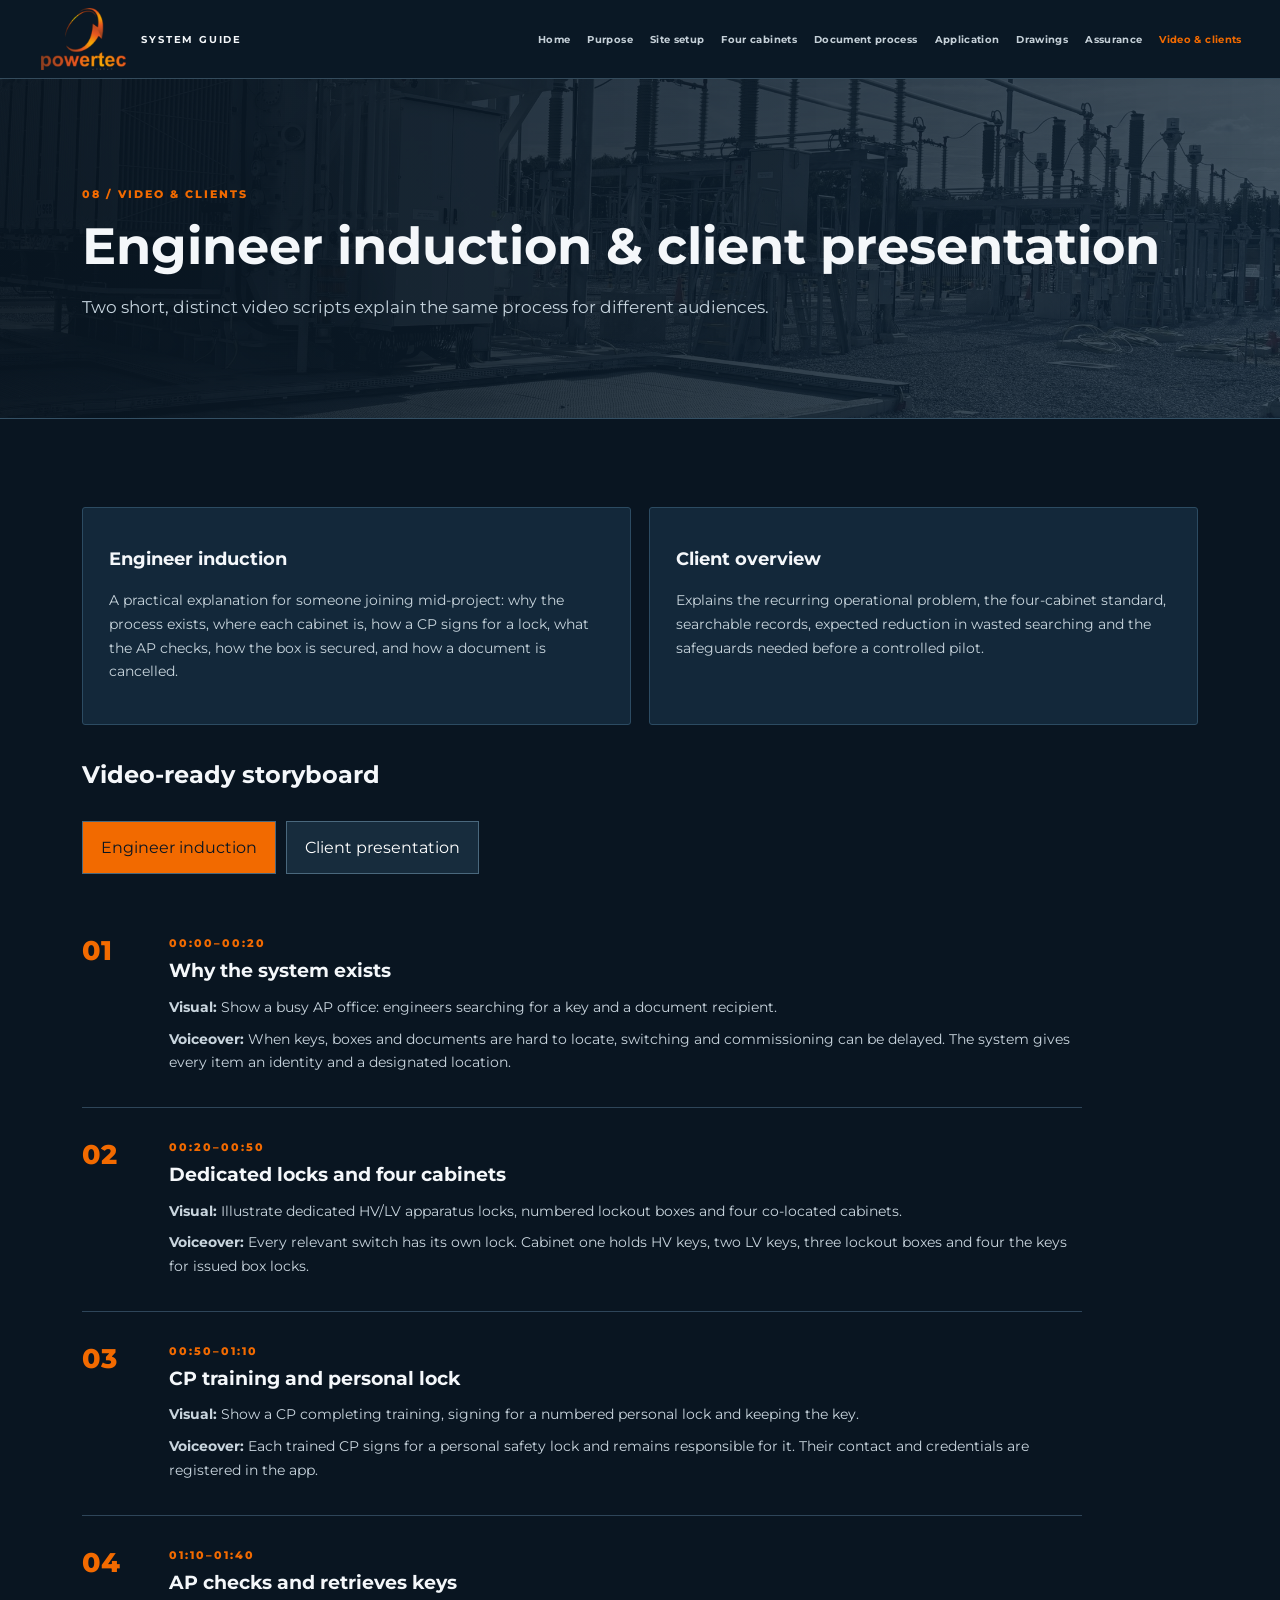
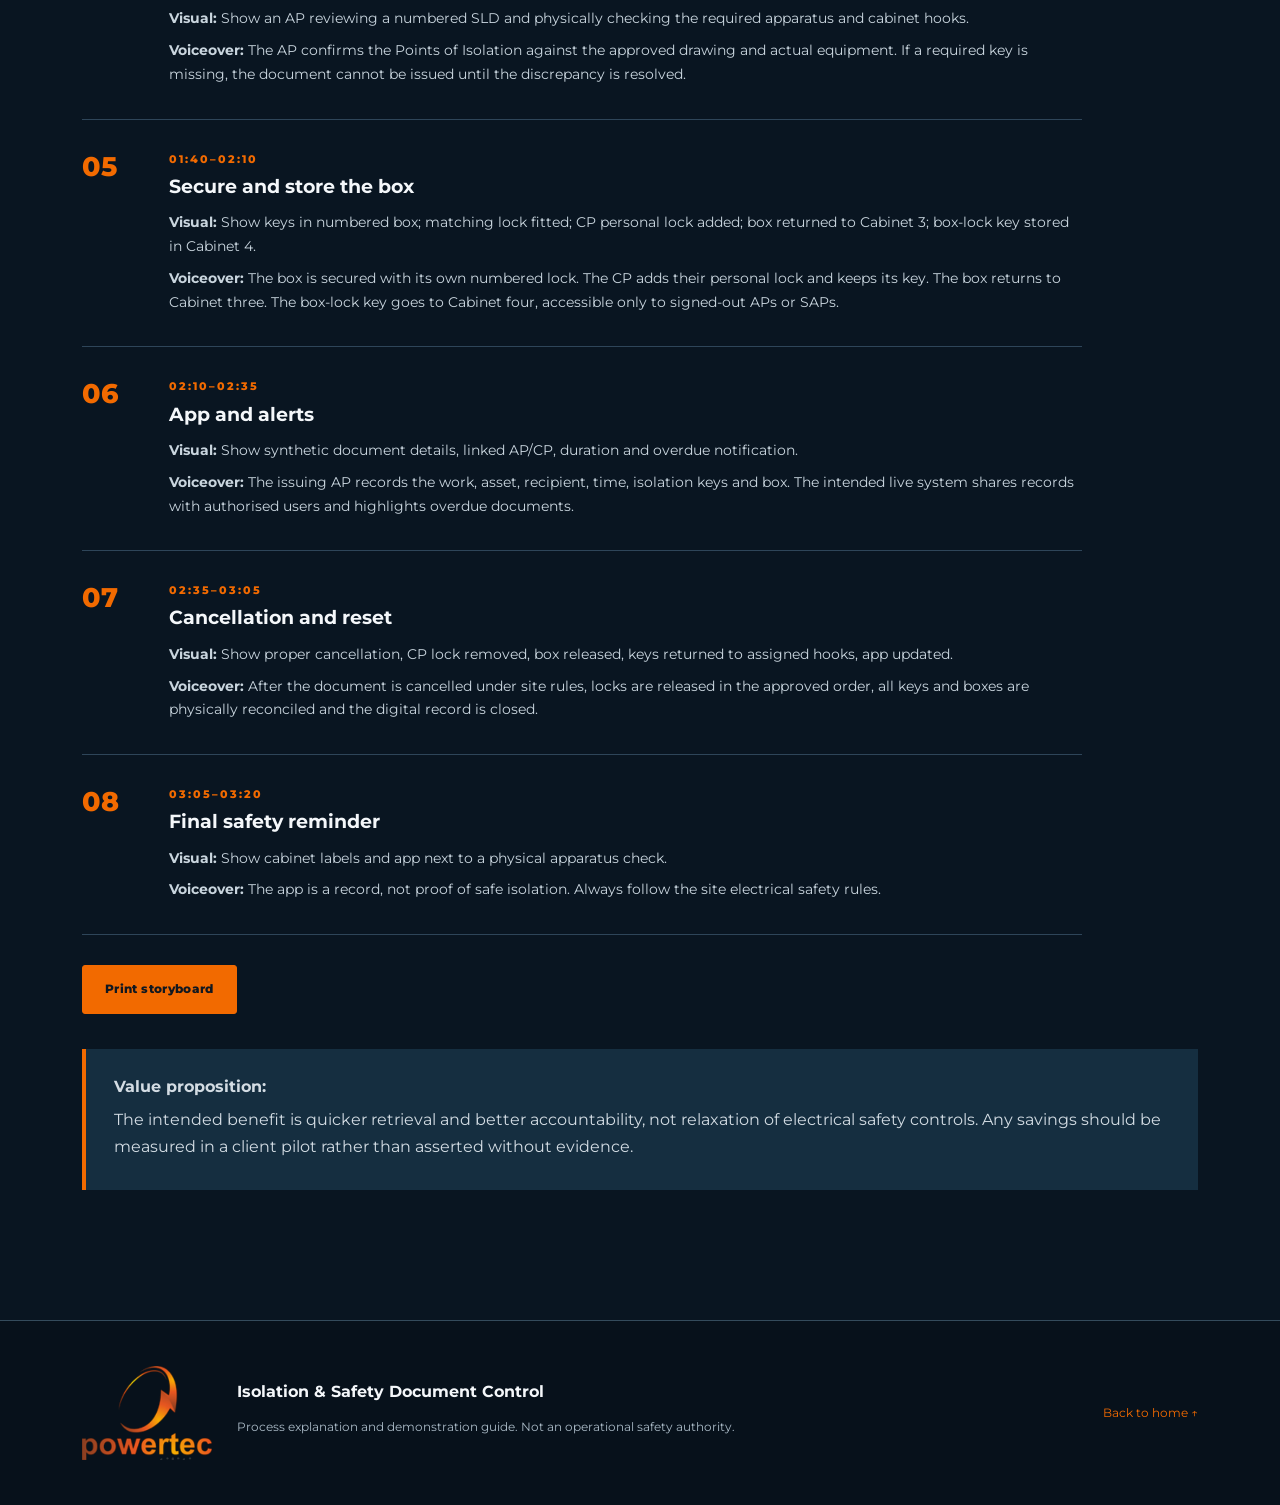
<file: video.html>
<!doctype html><html lang="en-GB"><head><meta charset="utf-8"><meta name="viewport" content="width=device-width,initial-scale=1"><title>Engineer induction &amp; client presentation | Powertec System Guide</title><meta name="description" content="Powertec Isolation and Safety Document Control operating guide"><link rel="icon" href="favicon.png"><link rel="preconnect" href="https://fonts.googleapis.com"><link rel="preconnect" href="https://fonts.gstatic.com" crossorigin><link href="https://fonts.googleapis.com/css2?family=Montserrat:wght@400;500;600;700;800&display=swap" rel="stylesheet"><link rel="stylesheet" href="style.css"></head><body><a class="skip" href="#content">Skip to content</a><header class="top"><a href="index.html" class="top-brand"><img src="powertec-entry-logo.png" alt="Powertec"><span>SYSTEM GUIDE</span></a><button class="menu-button" aria-expanded="false" aria-controls="nav">☰ Menu</button><nav id="nav"><a class="" href="index.html">Home</a><a class="" href="purpose.html">Purpose</a><a class="" href="setup.html">Site setup</a><a class="" href="cabinet.html">Four cabinets</a><a class="" href="workflow.html">Document process</a><a class="" href="app.html">Application</a><a class="" href="drawings.html">Drawings</a><a class="" href="assurance.html">Assurance</a><a class="current" href="video.html">Video & clients</a></nav></header><main id="content"><section class="subhero"><div class="wrap"><p class="eyebrow">08 / VIDEO &amp; CLIENTS</p><h1>Engineer induction & client presentation</h1><p class="lead">Two short, distinct video scripts explain the same process for different audiences.</p></div></section><section class="wrap content"><div class="grid two"><article class="panel"><span class="eyebrow"></span><h3>Engineer induction</h3><p>A practical explanation for someone joining mid-project: why the process exists, where each cabinet is, how a CP signs for a lock, what the AP checks, how the box is secured, and how a document is cancelled.</p></article><article class="panel"><span class="eyebrow"></span><h3>Client overview</h3><p>Explains the recurring operational problem, the four-cabinet standard, searchable records, expected reduction in wasted searching and the safeguards needed before a controlled pilot.</p></article></div><h2>Video-ready storyboard</h2><div class="tabs"><button class="tab selected" data-video="induction">Engineer induction</button><button class="tab" data-video="client">Client presentation</button></div><div id="storyboard" class="timeline"></div><button class="btn" onclick="window.print()">Print storyboard</button><div class="note"><strong>Value proposition:</strong><p>The intended benefit is quicker retrieval and better accountability, not relaxation of electrical safety controls. Any savings should be measured in a client pilot rather than asserted without evidence.</p></div></section></main><footer><div class="wrap foot"><img src="powertec-entry-logo.png" alt="Powertec"><div><strong>Isolation &amp; Safety Document Control</strong><p>Process explanation and demonstration guide. Not an operational safety authority.</p></div><a href="index.html">Back to home ↑</a></div></footer><script src="site.js"></script></body></html>
</file>
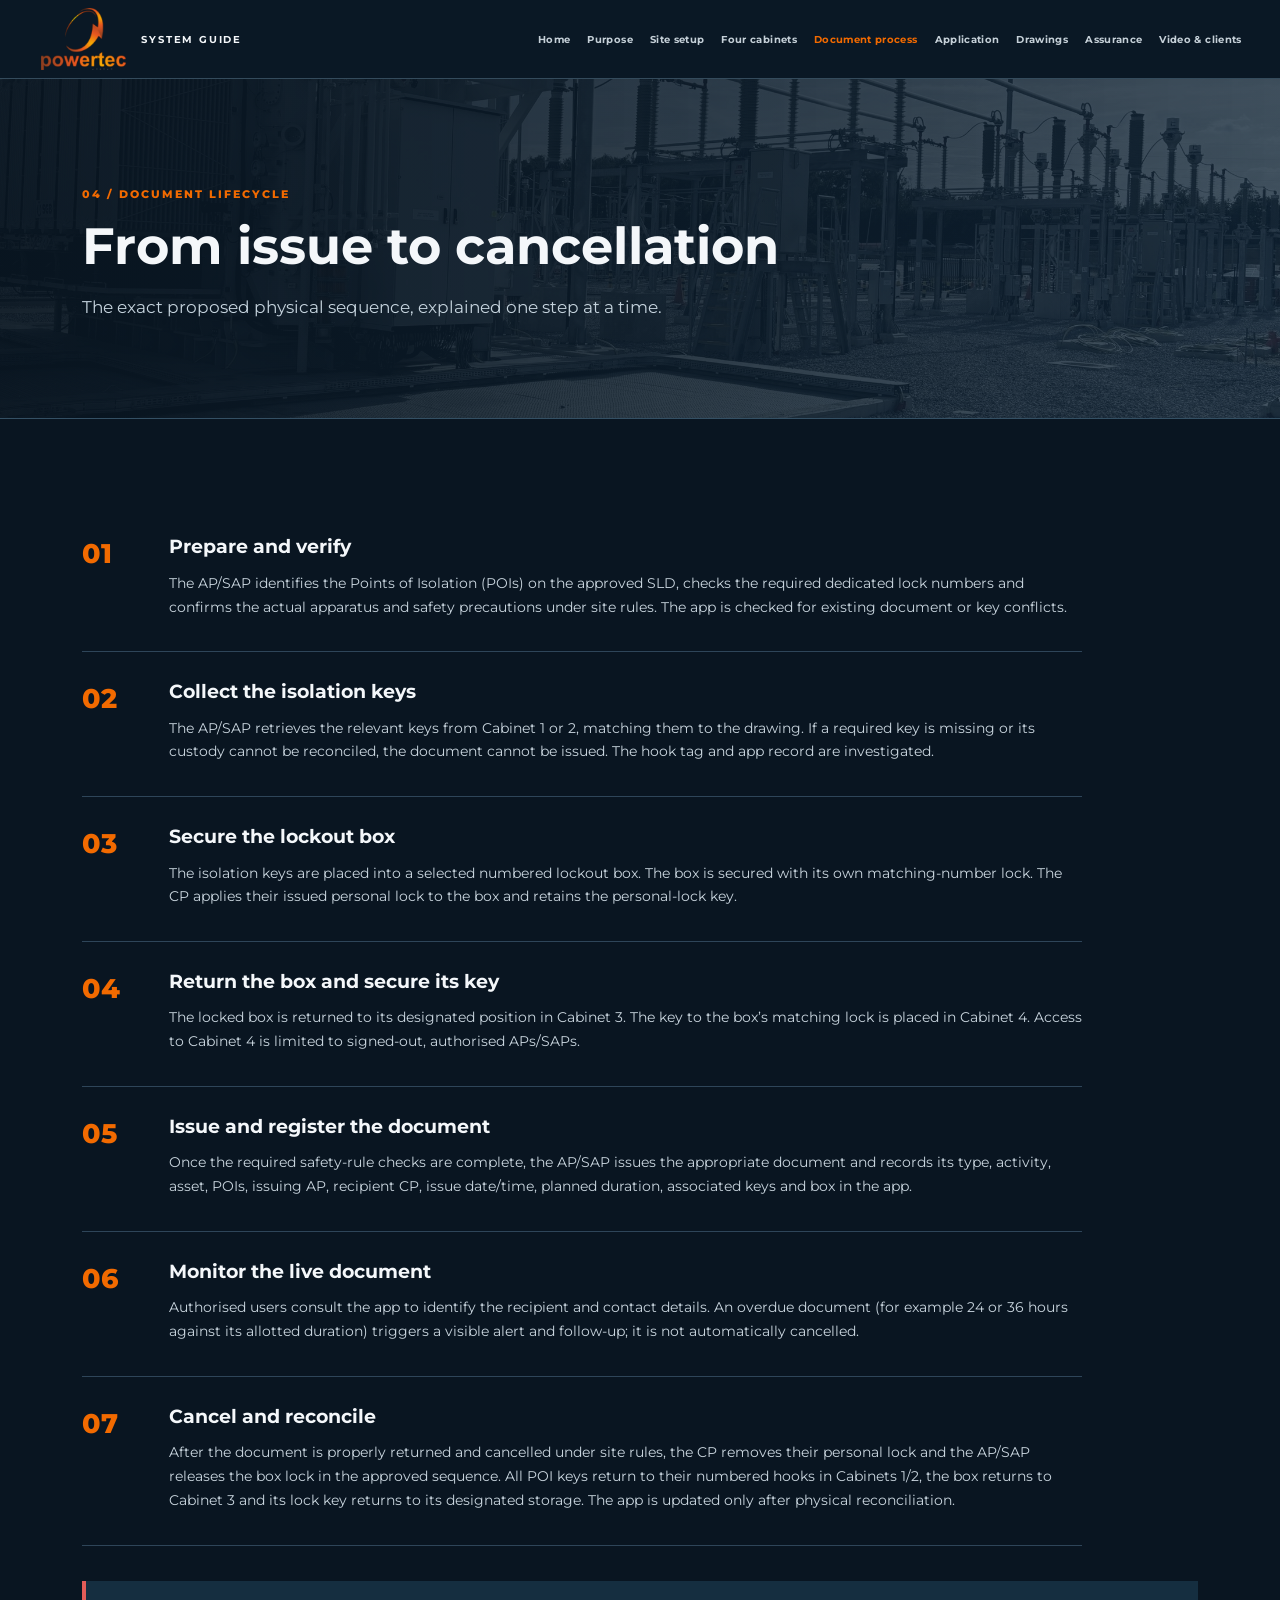
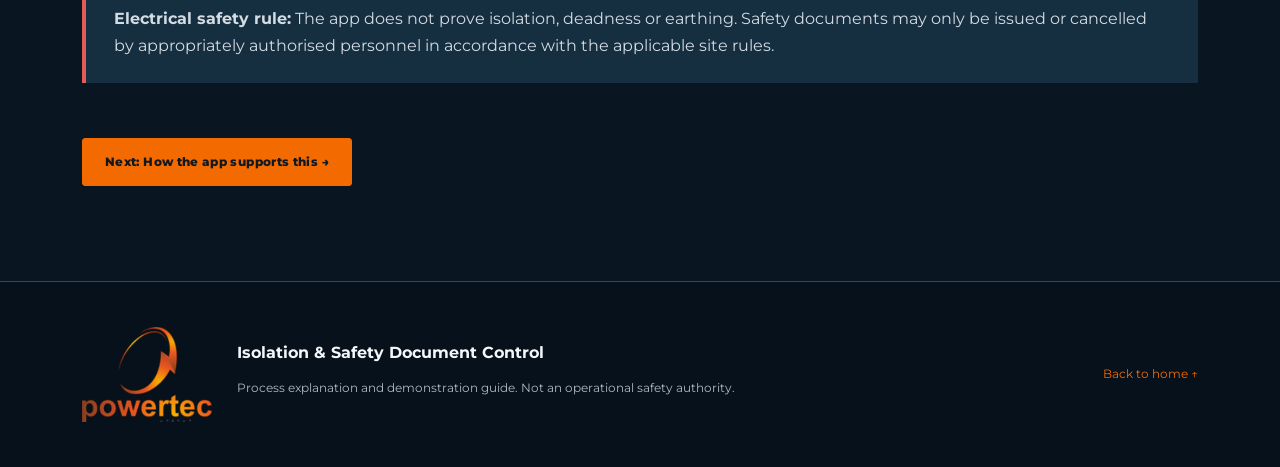
<file: workflow.html>
<!doctype html><html lang="en-GB"><head><meta charset="utf-8"><meta name="viewport" content="width=device-width,initial-scale=1"><title>From issue to cancellation | Powertec System Guide</title><meta name="description" content="Powertec Isolation and Safety Document Control operating guide"><link rel="icon" href="favicon.png"><link rel="preconnect" href="https://fonts.googleapis.com"><link rel="preconnect" href="https://fonts.gstatic.com" crossorigin><link href="https://fonts.googleapis.com/css2?family=Montserrat:wght@400;500;600;700;800&display=swap" rel="stylesheet"><link rel="stylesheet" href="style.css"></head><body><a class="skip" href="#content">Skip to content</a><header class="top"><a href="index.html" class="top-brand"><img src="powertec-entry-logo.png" alt="Powertec"><span>SYSTEM GUIDE</span></a><button class="menu-button" aria-expanded="false" aria-controls="nav">☰ Menu</button><nav id="nav"><a class="" href="index.html">Home</a><a class="" href="purpose.html">Purpose</a><a class="" href="setup.html">Site setup</a><a class="" href="cabinet.html">Four cabinets</a><a class="current" href="workflow.html">Document process</a><a class="" href="app.html">Application</a><a class="" href="drawings.html">Drawings</a><a class="" href="assurance.html">Assurance</a><a class="" href="video.html">Video & clients</a></nav></header><main id="content"><section class="subhero"><div class="wrap"><p class="eyebrow">04 / DOCUMENT LIFECYCLE</p><h1>From issue to cancellation</h1><p class="lead">The exact proposed physical sequence, explained one step at a time.</p></div></section><section class="wrap content"><div class="timeline"><article class="timeline-item"><span class="step-num">01</span><div><h3>Prepare and verify</h3><p>The AP/SAP identifies the Points of Isolation (POIs) on the approved SLD, checks the required dedicated lock numbers and confirms the actual apparatus and safety precautions under site rules. The app is checked for existing document or key conflicts.</p></div></article><article class="timeline-item"><span class="step-num">02</span><div><h3>Collect the isolation keys</h3><p>The AP/SAP retrieves the relevant keys from Cabinet 1 or 2, matching them to the drawing. If a required key is missing or its custody cannot be reconciled, the document cannot be issued. The hook tag and app record are investigated.</p></div></article><article class="timeline-item"><span class="step-num">03</span><div><h3>Secure the lockout box</h3><p>The isolation keys are placed into a selected numbered lockout box. The box is secured with its own matching-number lock. The CP applies their issued personal lock to the box and retains the personal-lock key.</p></div></article><article class="timeline-item"><span class="step-num">04</span><div><h3>Return the box and secure its key</h3><p>The locked box is returned to its designated position in Cabinet 3. The key to the box’s matching lock is placed in Cabinet 4. Access to Cabinet 4 is limited to signed-out, authorised APs/SAPs.</p></div></article><article class="timeline-item"><span class="step-num">05</span><div><h3>Issue and register the document</h3><p>Once the required safety-rule checks are complete, the AP/SAP issues the appropriate document and records its type, activity, asset, POIs, issuing AP, recipient CP, issue date/time, planned duration, associated keys and box in the app.</p></div></article><article class="timeline-item"><span class="step-num">06</span><div><h3>Monitor the live document</h3><p>Authorised users consult the app to identify the recipient and contact details. An overdue document (for example 24 or 36 hours against its allotted duration) triggers a visible alert and follow-up; it is not automatically cancelled.</p></div></article><article class="timeline-item"><span class="step-num">07</span><div><h3>Cancel and reconcile</h3><p>After the document is properly returned and cancelled under site rules, the CP removes their personal lock and the AP/SAP releases the box lock in the approved sequence. All POI keys return to their numbered hooks in Cabinets 1/2, the box returns to Cabinet 3 and its lock key returns to its designated storage. The app is updated only after physical reconciliation.</p></div></article></div><div class="warning"><strong>Electrical safety rule:</strong> The app does not prove isolation, deadness or earthing. Safety documents may only be issued or cancelled by appropriately authorised personnel in accordance with the applicable site rules.</div><a class="next" href="app.html">Next: How the app supports this →</a></section></main><footer><div class="wrap foot"><img src="powertec-entry-logo.png" alt="Powertec"><div><strong>Isolation &amp; Safety Document Control</strong><p>Process explanation and demonstration guide. Not an operational safety authority.</p></div><a href="index.html">Back to home ↑</a></div></footer><script src="site.js"></script></body></html>
</file>
<file: style-v4.css>
*{box-sizing:border-box}html{scroll-behavior:smooth}body{margin:0;background:#091521;color:#f4f7fa;font-family:Montserrat,Arial,sans-serif;line-height:1.7}a{color:inherit;text-decoration:none}button{cursor:pointer;font:inherit}.wrap{max-width:1180px;margin:auto;padding:0 32px}.skip{position:absolute;left:-9999px}.skip:focus{left:10px;top:10px;z-index:99;background:#fff;color:#000;padding:12px}.top{min-height:78px;padding:8px 3%;background:#0a1825;border-bottom:1px solid #344b5c;display:flex;align-items:center;justify-content:space-between;gap:24px;position:sticky;top:0;z-index:20}.top-brand{display:flex;align-items:center;gap:13px;font-size:10px;letter-spacing:.18em;font-weight:700}.top-brand img{width:90px;max-height:62px;object-fit:contain}.top nav{display:flex;gap:17px;align-items:center;flex-wrap:wrap}.top nav a{font-size:10px;font-weight:700;letter-spacing:.035em;color:#c5d0d8}.top nav a:hover,.top nav a.current{color:#f26a00}.menu-button{display:none;background:#142a3c;border:1px solid #446073;color:#fff;padding:10px 15px}.entry{min-height:820px;position:relative;overflow:hidden}.entry-bg{position:absolute;inset:0;background:linear-gradient(90deg,#06121bda 0%,#071622ae 60%,#071622aa),url('powertec-entry-background.jpg') center/cover}.entry-layout{position:relative;padding-top:25px;padding-bottom:100px}.entry-brand{text-align:center}.entry-logo{width:min(550px,83vw);height:auto;display:block;margin:0 auto;opacity:0;animation:fade 2.6s ease forwards}.entry-services{font-size:12px;letter-spacing:.21em;color:#e0e6eb;opacity:0;animation:fade 1s 2.6s forwards}.entry-services b{color:#f26a00;margin:0 7px}.entry-copy{margin-top:85px;max-width:780px;opacity:0;animation:rise 1.1s 3.4s forwards}.eyebrow{font-size:11px;letter-spacing:.18em;color:#f26a00;font-weight:800}.entry h1{font-size:clamp(38px,5.4vw,68px);line-height:1.11;letter-spacing:-.035em;margin:13px 0}.entry-copy>p:not(.eyebrow){font-size:19px;color:#d7dfe6}.actions{display:flex;gap:12px;flex-wrap:wrap;margin-top:28px}.btn,.next{display:inline-block;background:#f26a00;color:#121820;padding:13px 22px;border:1px solid #f26a00;font-size:12px;font-weight:800;letter-spacing:.03em;border-radius:3px}.btn.outline{background:transparent;color:white;border-color:#a2b4c1}.btn:hover,.next:hover{filter:brightness(1.15)}.home-button{display:block;position:absolute;right:25px;top:22px;z-index:25;background:#0b1b2cbd}.home-nav{display:none;position:absolute;right:25px;top:70px;z-index:25;width:min(310px,calc(100vw - 50px));background:#0b1b2c;border:1px solid #35526b;padding:10px;box-shadow:0 18px 40px #0008}.home-nav.open{display:flex;flex-direction:column}.home-nav a{font-size:12px;padding:10px 14px;border-bottom:1px solid #24394c}.home-nav a:hover{background:#1c3042}.home-cards{padding-top:65px;padding-bottom:85px}.home-cards h2{font-size:32px}.subhero{background:linear-gradient(90deg,#091622ed,#102538c5),url('powertec-entry-background.jpg') center/cover;padding:95px 0 80px;border-bottom:1px solid #345064}.subhero h1{font-size:clamp(32px,4vw,54px);line-height:1.17;margin:12px 0}.lead{font-size:17px;color:#c5d3dd;max-width:920px}.content{padding-top:58px;padding-bottom:95px;min-height:55vh}.grid{display:grid;grid-template-columns:repeat(3,1fr);gap:18px;margin:30px 0}.grid.two{grid-template-columns:repeat(2,1fr)}.grid.four{grid-template-columns:repeat(4,1fr)}.panel{padding:26px;background:#13283a;border:1px solid #2c4b62;border-radius:3px}.panel h3{font-size:18px;margin:10px 0}.panel p,.panel li{font-size:14px;color:#c8d5dd}.panel ul{padding-left:19px}.panel li{margin-bottom:9px}.tile{display:block}.tile>span:last-child{font-size:11px;color:#f26a00;font-weight:800}.tile:hover{border-color:#f26a00;transform:translateY(-2px)}.note,.warning{padding:24px 28px;margin:35px 0;background:#152e40;border-left:4px solid #f26a00;color:#d3dce3}.note p,.warning p{margin:6px 0}.warning{border-color:#e35c58}.next{margin-top:20px}.badge{height:72px;width:72px;border-radius:50%;display:grid;place-items:center;color:#0b1925;font-weight:800;margin:20px 0}.hv{background:#4e9ee8}.lv{background:#f2c44f}.lb{background:#e55b58}.restricted{background:#f26a00}.timeline{max-width:1000px;margin:30px 0}.timeline-item{display:flex;gap:25px;border-bottom:1px solid #2e4559;padding:24px 0}.step-num{flex:0 0 62px;font-size:27px;color:#f26a00;font-weight:800}.timeline-item h3{margin:0;font-size:19px}.timeline-item p{font-size:14px;color:#c9d5de;margin:8px 0}.schematic{margin:35px 0;padding:28px;background:#12263a;border:1px solid #35536b}.sld-row{display:flex;align-items:center;gap:10px;justify-content:center;margin:30px 0;flex-wrap:wrap}.asset{border:1px solid #6895b4;padding:20px;text-align:center;min-width:160px;background:#17354a;display:grid;gap:8px}.asset-no{display:grid;place-items:center;border-radius:50%;height:38px;width:38px;border:2px solid #e9eef2;margin:auto}.asset small{font-size:10px}.asset.occupied{border-color:#f26a00;background:repeating-linear-gradient(-45deg,#17354a,#17354a 8px,#263747 8px,#263747 16px)}.asset.occupied strong{text-decoration:line-through}.line{height:3px;width:38px;background:#7c9bb0}.record{margin-top:20px;background:#20394a;padding:20px}.record[hidden]{display:none}.tabs{display:flex;gap:10px;margin:25px 0}.tab{background:#172c3d;border:1px solid #4a687d;color:white;padding:12px 18px}.tab.selected{background:#f26a00;color:#091521}footer{border-top:1px solid #344b5c;background:#07111b;padding:45px 0}.foot{display:flex;gap:25px;align-items:center}.foot img{width:130px}.foot p{font-size:12px;color:#aabac6}.foot a{margin-left:auto;font-size:12px;color:#f26a00}@keyframes fade{to{opacity:1}}@keyframes rise{from{opacity:0;transform:translateY(18px)}to{opacity:1;transform:translateY(0)}}@media(max-width:1050px){.top nav{display:none;position:absolute;top:78px;left:0;right:0;background:#0b1b2c;padding:18px;flex-direction:column;align-items:flex-start}.top nav.open{display:flex}.menu-button{display:block}.grid.four{grid-template-columns:repeat(2,1fr)}}@media(max-width:650px){.wrap{padding:0 20px}.entry{min-height:730px}.entry-layout{padding-top:40px}.entry-logo{width:90vw}.entry-services{font-size:8px;letter-spacing:.08em}.entry-copy{margin-top:110px}.entry h1{font-size:39px}.entry-copy>p:not(.eyebrow){font-size:15px}.grid,.grid.two,.grid.four{grid-template-columns:1fr}.subhero{padding:65px 0}.timeline-item{gap:13px}.step-num{flex-basis:45px;font-size:22px}.foot{flex-wrap:wrap}.foot a{margin-left:0}.line{width:12px}.asset{min-width:120px}}@media(prefers-reduced-motion:reduce){*,*:before,*:after{animation:none!important;scroll-behavior:auto!important}.entry-logo,.entry-services,.entry-copy{opacity:1!important}}@media print{body{background:white;color:black}.top,.menu-button,.btn,.next,.tabs,footer{display:none!important}.subhero{padding:15px 0;background:white;color:black}.panel,.timeline-item{break-inside:avoid}.panel p,.timeline-item p{color:black}.content{padding:15px 0}}
/* V3: Home opening reproduced from the Isolation & Safety Document Control V11 reference.
   Use the actual V11 logo-stack.png and hero.jpg, not the corporate V26 oversized image. */
.homepage .entry{min-height:100svh;background:#0d151f}
.homepage .entry-bg{background:linear-gradient(90deg,rgba(7,14,23,.64),rgba(7,14,23,.66)),url('hero.jpg') center center/cover}
.homepage .entry-layout{padding-top:calc(120px + env(safe-area-inset-top,0px));padding-bottom:110px}
.homepage .entry-logo{width:clamp(196px,32.4vw,290px);max-width:100%;animation:pt-brand-reveal 2.6s .35s ease-out both}
.homepage .entry-services{margin-top:10px;font:600 clamp(8px,1.4vw,12px)/1.5 Montserrat,Arial,sans-serif;letter-spacing:.22em;color:#d4dbe3;animation:pt-brand-reveal 1.25s 3.05s ease-out both}
.homepage .entry-services b{color:#f58220;padding:0 .45em;margin:0}
.homepage .entry-copy{margin:75px 0 0 clamp(0px,3vw,48px);max-width:770px;animation:pt-brand-reveal 1.15s 4.3s ease-out both}
.homepage .entry-copy .eyebrow{font:600 11px/1.5 Montserrat,Arial,sans-serif;letter-spacing:.24em;color:#76bde2;margin-bottom:16px}
.homepage .entry h1{font:700 clamp(36px,6vw,74px)/1.06 Montserrat,Arial,sans-serif;letter-spacing:-.035em;margin:0}
.homepage .entry-copy>p:not(.eyebrow){font:400 clamp(15px,1.8vw,19px)/1.65 Montserrat,Arial,sans-serif;color:#d1d9e2;max-width:55ch;margin-top:22px}
.homepage .home-button{top:22px;right:25px;background:#102437c9;border:1px solid #42637b;border-radius:5px;font-size:24px;width:62px;height:62px;display:grid;place-items:center}
.homepage .home-cards>.actions{margin:28px 0 35px}
@keyframes pt-brand-reveal{from{opacity:0;transform:translateY(14px)}to{opacity:1;transform:translateY(0)}}
@media(max-width:650px){
.homepage .entry-layout{padding-top:calc(100px + env(safe-area-inset-top,0px));padding-bottom:90px}
.homepage .entry-logo{width:209px}
.homepage .entry-services{font-size:8px;letter-spacing:.12em;white-space:nowrap}
.homepage .entry-copy{margin:75px 0 0}
.homepage .entry h1{font-size:clamp(35px,8.2vw,48px);line-height:1.06}
.homepage .entry-copy>p:not(.eyebrow){font-size:15px}
.homepage .home-button{top:22px;right:22px}
}
@media(prefers-reduced-motion:reduce){.homepage .entry-logo,.homepage .entry-services,.homepage .entry-copy{animation:none!important;opacity:1!important;transform:none!important}}
</file>
<file: style.css>
*{box-sizing:border-box}html{scroll-behavior:smooth}body{margin:0;background:#091521;color:#f4f7fa;font-family:Montserrat,Arial,sans-serif;line-height:1.7}a{color:inherit;text-decoration:none}button{cursor:pointer;font:inherit}.wrap{max-width:1180px;margin:auto;padding:0 32px}.skip{position:absolute;left:-9999px}.skip:focus{left:10px;top:10px;z-index:99;background:#fff;color:#000;padding:12px}.top{min-height:78px;padding:8px 3%;background:#0a1825;border-bottom:1px solid #344b5c;display:flex;align-items:center;justify-content:space-between;gap:24px;position:sticky;top:0;z-index:20}.top-brand{display:flex;align-items:center;gap:13px;font-size:10px;letter-spacing:.18em;font-weight:700}.top-brand img{width:90px;max-height:62px;object-fit:contain}.top nav{display:flex;gap:17px;align-items:center;flex-wrap:wrap}.top nav a{font-size:10px;font-weight:700;letter-spacing:.035em;color:#c5d0d8}.top nav a:hover,.top nav a.current{color:#f26a00}.menu-button{display:none;background:#142a3c;border:1px solid #446073;color:#fff;padding:10px 15px}.entry{min-height:820px;position:relative;overflow:hidden}.entry-bg{position:absolute;inset:0;background:linear-gradient(90deg,#06121bda 0%,#071622ae 60%,#071622aa),url('powertec-entry-background.jpg') center/cover}.entry-layout{position:relative;padding-top:25px;padding-bottom:100px}.entry-brand{text-align:center}.entry-logo{width:min(550px,83vw);height:auto;display:block;margin:0 auto;opacity:0;animation:fade 2.6s ease forwards}.entry-services{font-size:12px;letter-spacing:.21em;color:#e0e6eb;opacity:0;animation:fade 1s 2.6s forwards}.entry-services b{color:#f26a00;margin:0 7px}.entry-copy{margin-top:85px;max-width:780px;opacity:0;animation:rise 1.1s 3.4s forwards}.eyebrow{font-size:11px;letter-spacing:.18em;color:#f26a00;font-weight:800}.entry h1{font-size:clamp(38px,5.4vw,68px);line-height:1.11;letter-spacing:-.035em;margin:13px 0}.entry-copy>p:not(.eyebrow){font-size:19px;color:#d7dfe6}.actions{display:flex;gap:12px;flex-wrap:wrap;margin-top:28px}.btn,.next{display:inline-block;background:#f26a00;color:#121820;padding:13px 22px;border:1px solid #f26a00;font-size:12px;font-weight:800;letter-spacing:.03em;border-radius:3px}.btn.outline{background:transparent;color:white;border-color:#a2b4c1}.btn:hover,.next:hover{filter:brightness(1.15)}.home-button{display:block;position:absolute;right:25px;top:22px;z-index:25;background:#0b1b2cbd}.home-nav{display:none;position:absolute;right:25px;top:70px;z-index:25;width:min(310px,calc(100vw - 50px));background:#0b1b2c;border:1px solid #35526b;padding:10px;box-shadow:0 18px 40px #0008}.home-nav.open{display:flex;flex-direction:column}.home-nav a{font-size:12px;padding:10px 14px;border-bottom:1px solid #24394c}.home-nav a:hover{background:#1c3042}.home-cards{padding-top:65px;padding-bottom:85px}.home-cards h2{font-size:32px}.subhero{background:linear-gradient(90deg,#091622ed,#102538c5),url('powertec-entry-background.jpg') center/cover;padding:95px 0 80px;border-bottom:1px solid #345064}.subhero h1{font-size:clamp(32px,4vw,54px);line-height:1.17;margin:12px 0}.lead{font-size:17px;color:#c5d3dd;max-width:920px}.content{padding-top:58px;padding-bottom:95px;min-height:55vh}.grid{display:grid;grid-template-columns:repeat(3,1fr);gap:18px;margin:30px 0}.grid.two{grid-template-columns:repeat(2,1fr)}.grid.four{grid-template-columns:repeat(4,1fr)}.panel{padding:26px;background:#13283a;border:1px solid #2c4b62;border-radius:3px}.panel h3{font-size:18px;margin:10px 0}.panel p,.panel li{font-size:14px;color:#c8d5dd}.panel ul{padding-left:19px}.panel li{margin-bottom:9px}.tile{display:block}.tile>span:last-child{font-size:11px;color:#f26a00;font-weight:800}.tile:hover{border-color:#f26a00;transform:translateY(-2px)}.note,.warning{padding:24px 28px;margin:35px 0;background:#152e40;border-left:4px solid #f26a00;color:#d3dce3}.note p,.warning p{margin:6px 0}.warning{border-color:#e35c58}.next{margin-top:20px}.badge{height:72px;width:72px;border-radius:50%;display:grid;place-items:center;color:#0b1925;font-weight:800;margin:20px 0}.hv{background:#4e9ee8}.lv{background:#f2c44f}.lb{background:#e55b58}.restricted{background:#f26a00}.timeline{max-width:1000px;margin:30px 0}.timeline-item{display:flex;gap:25px;border-bottom:1px solid #2e4559;padding:24px 0}.step-num{flex:0 0 62px;font-size:27px;color:#f26a00;font-weight:800}.timeline-item h3{margin:0;font-size:19px}.timeline-item p{font-size:14px;color:#c9d5de;margin:8px 0}.schematic{margin:35px 0;padding:28px;background:#12263a;border:1px solid #35536b}.sld-row{display:flex;align-items:center;gap:10px;justify-content:center;margin:30px 0;flex-wrap:wrap}.asset{border:1px solid #6895b4;padding:20px;text-align:center;min-width:160px;background:#17354a;display:grid;gap:8px}.asset-no{display:grid;place-items:center;border-radius:50%;height:38px;width:38px;border:2px solid #e9eef2;margin:auto}.asset small{font-size:10px}.asset.occupied{border-color:#f26a00;background:repeating-linear-gradient(-45deg,#17354a,#17354a 8px,#263747 8px,#263747 16px)}.asset.occupied strong{text-decoration:line-through}.line{height:3px;width:38px;background:#7c9bb0}.record{margin-top:20px;background:#20394a;padding:20px}.record[hidden]{display:none}.tabs{display:flex;gap:10px;margin:25px 0}.tab{background:#172c3d;border:1px solid #4a687d;color:white;padding:12px 18px}.tab.selected{background:#f26a00;color:#091521}footer{border-top:1px solid #344b5c;background:#07111b;padding:45px 0}.foot{display:flex;gap:25px;align-items:center}.foot img{width:130px}.foot p{font-size:12px;color:#aabac6}.foot a{margin-left:auto;font-size:12px;color:#f26a00}@keyframes fade{to{opacity:1}}@keyframes rise{from{opacity:0;transform:translateY(18px)}to{opacity:1;transform:translateY(0)}}@media(max-width:1050px){.top nav{display:none;position:absolute;top:78px;left:0;right:0;background:#0b1b2c;padding:18px;flex-direction:column;align-items:flex-start}.top nav.open{display:flex}.menu-button{display:block}.grid.four{grid-template-columns:repeat(2,1fr)}}@media(max-width:650px){.wrap{padding:0 20px}.entry{min-height:730px}.entry-layout{padding-top:40px}.entry-logo{width:90vw}.entry-services{font-size:8px;letter-spacing:.08em}.entry-copy{margin-top:110px}.entry h1{font-size:39px}.entry-copy>p:not(.eyebrow){font-size:15px}.grid,.grid.two,.grid.four{grid-template-columns:1fr}.subhero{padding:65px 0}.timeline-item{gap:13px}.step-num{flex-basis:45px;font-size:22px}.foot{flex-wrap:wrap}.foot a{margin-left:0}.line{width:12px}.asset{min-width:120px}}@media(prefers-reduced-motion:reduce){*,*:before,*:after{animation:none!important;scroll-behavior:auto!important}.entry-logo,.entry-services,.entry-copy{opacity:1!important}}@media print{body{background:white;color:black}.top,.menu-button,.btn,.next,.tabs,footer{display:none!important}.subhero{padding:15px 0;background:white;color:black}.panel,.timeline-item{break-inside:avoid}.panel p,.timeline-item p{color:black}.content{padding:15px 0}}
/* V3: Home opening reproduced from the Isolation & Safety Document Control V11 reference.
   Use the actual V11 logo-stack.png and hero.jpg, not the corporate V26 oversized image. */
.homepage .entry{min-height:100svh;background:#0d151f}
.homepage .entry-bg{background:linear-gradient(90deg,rgba(7,14,23,.64),rgba(7,14,23,.66)),url('hero.jpg') center center/cover}
.homepage .entry-layout{padding-top:calc(120px + env(safe-area-inset-top,0px));padding-bottom:110px}
.homepage .entry-logo{width:clamp(196px,32.4vw,290px);max-width:100%;animation:pt-brand-reveal 2.6s .35s ease-out both}
.homepage .entry-services{margin-top:10px;font:600 clamp(8px,1.4vw,12px)/1.5 Montserrat,Arial,sans-serif;letter-spacing:.22em;color:#d4dbe3;animation:pt-brand-reveal 1.25s 3.05s ease-out both}
.homepage .entry-services b{color:#f58220;padding:0 .45em;margin:0}
.homepage .entry-copy{margin:75px 0 0 clamp(0px,3vw,48px);max-width:770px;animation:pt-brand-reveal 1.15s 4.3s ease-out both}
.homepage .entry-copy .eyebrow{font:600 11px/1.5 Montserrat,Arial,sans-serif;letter-spacing:.24em;color:#76bde2;margin-bottom:16px}
.homepage .entry h1{font:700 clamp(36px,6vw,74px)/1.06 Montserrat,Arial,sans-serif;letter-spacing:-.035em;margin:0}
.homepage .entry-copy>p:not(.eyebrow){font:400 clamp(15px,1.8vw,19px)/1.65 Montserrat,Arial,sans-serif;color:#d1d9e2;max-width:55ch;margin-top:22px}
.homepage .home-button{top:22px;right:25px;background:#102437c9;border:1px solid #42637b;border-radius:5px;font-size:24px;width:62px;height:62px;display:grid;place-items:center}
.homepage .home-cards>.actions{margin:28px 0 35px}
@keyframes pt-brand-reveal{from{opacity:0;transform:translateY(14px)}to{opacity:1;transform:translateY(0)}}
@media(max-width:650px){
.homepage .entry-layout{padding-top:calc(100px + env(safe-area-inset-top,0px));padding-bottom:90px}
.homepage .entry-logo{width:209px}
.homepage .entry-services{font-size:8px;letter-spacing:.12em;white-space:nowrap}
.homepage .entry-copy{margin:75px 0 0}
.homepage .entry h1{font-size:clamp(35px,8.2vw,48px);line-height:1.06}
.homepage .entry-copy>p:not(.eyebrow){font-size:15px}
.homepage .home-button{top:22px;right:22px}
}
@media(prefers-reduced-motion:reduce){.homepage .entry-logo,.homepage .entry-services,.homepage .entry-copy{animation:none!important;opacity:1!important;transform:none!important}}
</file>
